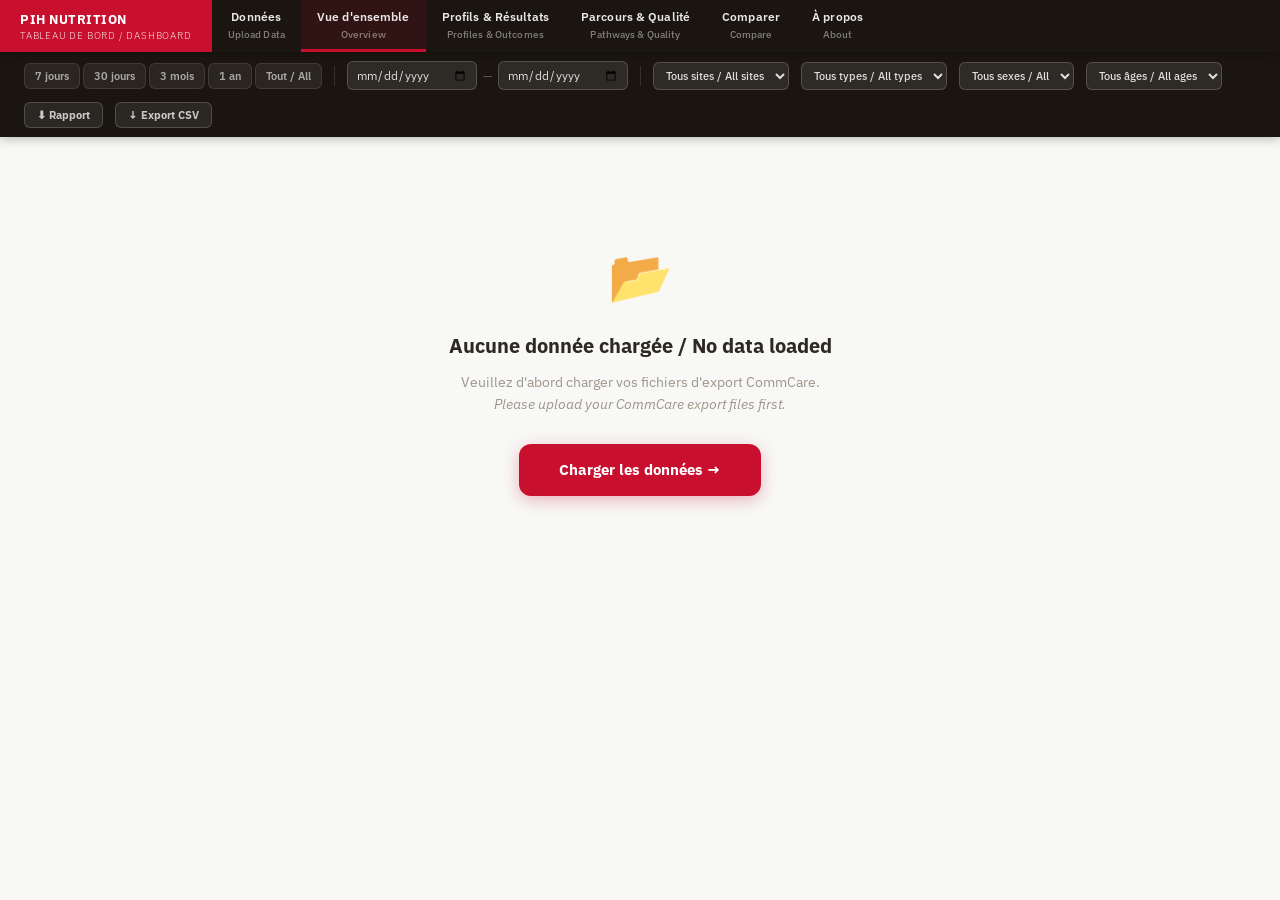
<file: analytics.html>
<!DOCTYPE html>
<html lang="fr">
<head>
  <meta charset="UTF-8">
  <meta name="viewport" content="width=device-width, initial-scale=1.0">
  <title>PIH Nutrition — Vue d'ensemble</title>
  <link rel="stylesheet" href="css/style.css">
</head>
<body>

<div id="nav-container"></div>

<!-- DATE RANGE BAR (sticky) -->
<div class="date-bar">
  <div class="date-bar-inner">
    <div class="date-quick-btns">
      <button class="date-quick-btn" data-days="7">7 jours</button>
      <button class="date-quick-btn" data-days="30">30 jours</button>
      <button class="date-quick-btn" data-days="90">3 mois</button>
      <button class="date-quick-btn" data-days="365">1 an</button>
      <button class="date-quick-btn" data-days="all">Tout / All</button>
    </div>
    <div class="date-range-sep"></div>
    <div class="date-range-inputs">
      <input type="date" id="date-start" title="Date de début / Start date">
      <span class="date-sep">—</span>
      <input type="date" id="date-end" title="Date de fin / End date">
    </div>
    <div class="date-range-sep"></div>
    <select id="filter-site" class="filter-select" title="Filtrer par site / Filter by site">
      <option value="">Tous sites / All sites</option>
    </select>
    <select id="filter-type" class="filter-select" title="Type d'intervention">
      <option value="">Tous types / All types</option>
      <option value="Communautaire">Communautaire</option>
      <option value="Institutionnel">Institutionnel</option>
    </select>
    <select id="filter-sex" class="filter-select" title="Sexe / Sex">
      <option value="">Tous sexes / All</option>
      <option value="M">Masculin / M</option>
      <option value="F">Féminin / F</option>
    </select>
    <select id="filter-age" class="filter-select" title="Groupe d'âge / Age group">
      <option value="">Tous âges / All ages</option>
      <option value="0-5">0–5 mois</option>
      <option value="6-11">6–11 mois</option>
      <option value="12-23">12–23 mois</option>
      <option value="24-59">24–59 mois</option>
      <option value="60+">≥ 60 mois</option>
    </select>
    <button class="export-btn" id="report-btn" title="Télécharger le rapport / Download report">⬇ Rapport</button>
    <button class="export-btn" id="export-btn" title="Exporter les données filtrées en CSV / Export filtered data as CSV">
      ↓ Export CSV
    </button>
  </div>
</div>

<!-- NO DATA STATE -->
<div id="no-data-banner" class="no-data-banner" style="display:none;">
  <div style="font-size:52px;margin-bottom:16px;">📂</div>
  <div class="no-data-title">Aucune donnée chargée / No data loaded</div>
  <div class="no-data-desc">
    Veuillez d'abord charger vos fichiers d'export CommCare.<br>
    <em>Please upload your CommCare export files first.</em>
  </div>
  <a href="index.html" class="load-btn" style="display:inline-block;margin-top:24px;text-decoration:none;">
    Charger les données →
  </a>
</div>

<!-- MAIN ANALYTICS CONTENT -->
<div id="analytics-content" class="page active" style="display:none;">

  <!-- SUMMARY STAT CARDS -->
  <div class="stat-grid" id="stat-grid" style="margin-bottom:24px;"></div>

  <!-- ROW 1: OUTCOMES TABLE (full width) -->
  <div class="card" style="margin-bottom:24px;">
    <div class="card-header-row" style="margin-bottom:14px;">
      <div>
        <div class="card-title" style="margin-bottom:2px;">Résultats par programme / Outcomes by program</div>
        <div class="card-subtitle">Toutes admissions dans la période sélectionnée · All admissions in selected period</div>
      </div>
      <button class="export-btn-inline" id="outcomes-export-btn">↓ CSV</button>
    </div>
    <div style="overflow-x:auto;">
      <table class="data-table">
        <thead>
          <tr>
            <th>Programme</th>
            <th>Total adm.</th>
            <th style="color:var(--green);">Guéri</th>
            <th style="color:var(--yellow);">Abandon</th>
            <th style="color:var(--blue);">Transféré</th>
            <th style="color:var(--pih-red);">Décédé</th>
            <th>Actif</th>
            <th>Taux guérison / Recovery rate</th>
            <th>Survie / Survival</th>
          </tr>
        </thead>
        <tbody id="outcomes-table-body"></tbody>
      </table>
    </div>
  </div>

  <!-- ROW 2: ENROLLMENT TREND + COHORT OUTCOMES -->
  <div class="two-col" style="margin-bottom:20px;">

    <div class="card">
      <div class="card-header-row">
        <div>
          <div class="card-title">Tendance des admissions / Admission trend</div>
          <div class="card-subtitle">Nouvelles admissions par mois · New admissions by month</div>
        </div>
      </div>
      <div id="enrollment-chart" style="margin-top:14px;"></div>
      <div class="legend" style="margin-top:10px;">
        <div class="legend-item"><div class="legend-dot" style="background:var(--pih-red)"></div>USN</div>
        <div class="legend-item"><div class="legend-dot" style="background:var(--blue)"></div>PTA</div>
        <div class="legend-item"><div class="legend-dot" style="background:var(--green)"></div>PNS</div>
      </div>
    </div>

    <div class="card">
      <div class="card-title">Analyse par cohorte / Cohort analysis</div>
      <div class="card-subtitle">Résultats par mois d'admission · Outcomes by admission month</div>
      <div id="cohort-chart" style="margin-top:14px;"></div>
      <div class="legend" style="margin-top:10px;">
        <div class="legend-item"><div class="legend-dot" style="background:var(--green)"></div>Guéri / Cured</div>
        <div class="legend-item"><div class="legend-dot" style="background:var(--yellow)"></div>Abandon / Default</div>
        <div class="legend-item"><div class="legend-dot" style="background:var(--blue)"></div>Transféré / Transferred</div>
        <div class="legend-item"><div class="legend-dot" style="background:var(--pih-red)"></div>Décédé / Deceased</div>
        <div class="legend-item"><div class="legend-dot" style="background:var(--gray-300)"></div>Actif / Active</div>
      </div>
    </div>

  </div>

  <!-- ROW 3: PROGRAMME FLOW + SUPPLEMENT GAP -->
  <div class="two-col" style="margin-bottom:20px;">

    <div class="card">
      <div class="card-title">Origine des admissions / Admission origins</div>
      <div class="card-subtitle">D'où viennent les enfants admis · Where admitted children come from</div>
      <div id="flow-chart" style="margin-top:14px;"></div>
    </div>

    <div class="card">
      <div class="card-title">Écart de suppléments / Supplement gap</div>
      <div class="card-subtitle">Couverture patient individuelle et agrégat mensuel · Individual patient coverage and monthly aggregate</div>
      <div style="display:flex;gap:14px;font-size:10px;color:var(--gray-400);margin-top:8px;margin-bottom:6px;">
        <span><span style="display:inline-block;width:12px;height:8px;background:var(--gray-300);border-radius:2px;margin-right:4px;vertical-align:middle;"></span>Recommandé</span>
        <span><span style="display:inline-block;width:12px;height:8px;background:var(--green);border-radius:2px;margin-right:4px;vertical-align:middle;opacity:0.85;"></span>Livré</span>
      </div>
      <div id="supp-chart"></div>
    </div>

  </div>

</div>

<script src="js/storage.js"></script>
<script src="js/shared.js"></script>
<script src="js/analytics.js"></script>
<script>
  document.getElementById('nav-container').innerHTML = buildNav('analytics');
</script>
</body>
</html>
</file>
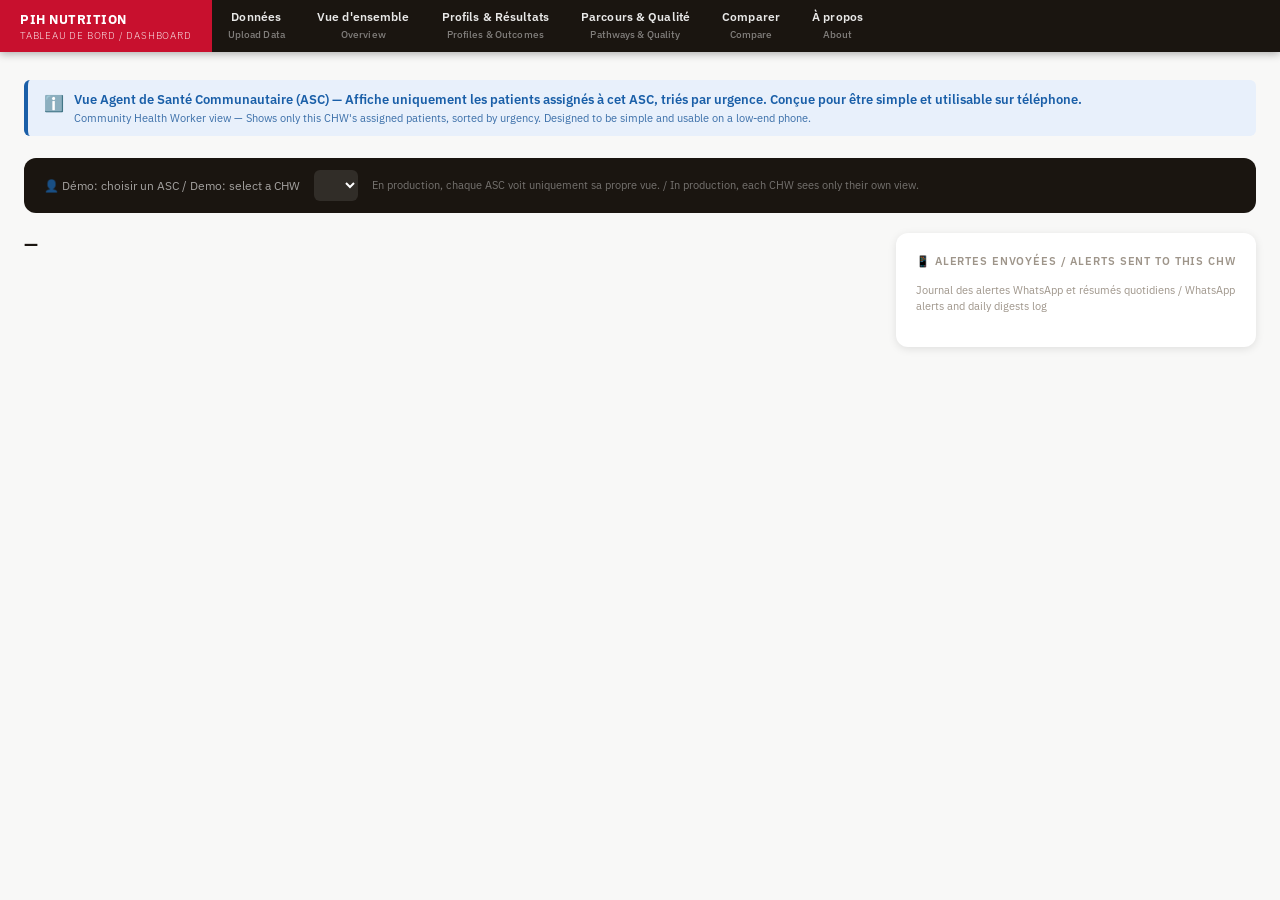
<file: chw.html>
<!DOCTYPE html>
<html lang="fr">
<head>
  <meta charset="UTF-8">
  <meta name="viewport" content="width=device-width, initial-scale=1.0">
  <title>PIH Nutrition — Agent de Santé (ASC)</title>
  <link rel="stylesheet" href="css/style.css">
</head>
<body>

<div id="nav-container"></div>

<div class="page active" id="page-chw">

  <div class="view-info">
    <div class="view-info-icon">ℹ️</div>
    <div>
      <div class="view-info-fr">Vue Agent de Santé Communautaire (ASC) — Affiche uniquement les patients assignés à cet ASC, triés par urgence. Conçue pour être simple et utilisable sur téléphone.</div>
      <div class="view-info-en">Community Health Worker view — Shows only this CHW's assigned patients, sorted by urgency. Designed to be simple and usable on a low-end phone.</div>
    </div>
  </div>

  <!-- CHW SELECTOR (demo only) -->
  <div style="background:var(--gray-800);color:white;padding:12px 20px;border-radius:var(--radius-lg);margin-bottom:20px;display:flex;align-items:center;gap:14px;flex-wrap:wrap;">
    <div style="font-size:12px;color:rgba(255,255,255,0.6);">👤 Démo: choisir un ASC / Demo: select a CHW</div>
    <select id="chw-selector" style="font-family:var(--font);font-size:13px;padding:6px 12px;border:none;border-radius:var(--radius);background:rgba(255,255,255,0.1);color:white;cursor:pointer;">
    </select>
    <div style="font-size:11px;color:rgba(255,255,255,0.4);">En production, chaque ASC voit uniquement sa propre vue. / In production, each CHW sees only their own view.</div>
  </div>

  <div class="main-side">

    <!-- LEFT: CHW ACTION LIST -->
    <div>
      <div style="display:flex;align-items:center;gap:12px;margin-bottom:16px;flex-wrap:wrap;">
        <div>
          <div class="section-title-fr" id="chw-name" style="font-size:18px;">—</div>
          <div class="section-title-en" id="chw-site" style="font-size:12px;"></div>
        </div>
        <div id="chw-summary-badge"></div>
      </div>

      <!-- DAILY DIGEST CARD -->
      <div id="daily-digest-card" style="margin-bottom:16px;"></div>

      <!-- PATIENT CARDS -->
      <div id="chw-patient-list"></div>
    </div>

    <!-- RIGHT: ALERT LOG FOR THIS CHW -->
    <div>
      <div class="card">
        <div class="card-title">📱 Alertes envoyées / Alerts sent to this CHW</div>
        <div style="font-size:11px;color:var(--gray-400);margin-bottom:12px;">Journal des alertes WhatsApp et résumés quotidiens / WhatsApp alerts and daily digests log</div>
        <div class="scrollable" style="max-height:500px;">
          <div id="chw-alert-log"></div>
        </div>
      </div>
    </div>

  </div>

</div>

<div id="sim-bar-container"></div>

<script src="js/data.js"></script>
<script src="js/shared.js"></script>
<script>
document.getElementById('nav-container').innerHTML = buildNav('chw');
document.getElementById('sim-bar-container').innerHTML = buildSimBar();

// Populate CHW selector
CHWS.forEach(c => {
  const opt = document.createElement('option');
  opt.value = c.id;
  opt.textContent = `${c.name} (${c.site})`;
  document.getElementById('chw-selector').appendChild(opt);
});

function render() {
  maybeAddSimAlerts();
  const chwId = document.getElementById('chw-selector').value;
  const chw = CHWS.find(c => c.id === chwId);
  const site = SITES.find(s => s.id === chw?.site);
  const patients = getCHWPatients(chwId);

  document.getElementById('chw-name').textContent = chw?.name || '—';
  document.getElementById('chw-site').textContent = site ? `${site.name_fr}` : '';

  const overdue = patients.filter(p => p.overdue).length;
  const critical = patients.filter(p => p.risk === 'critical').length;

  document.getElementById('chw-summary-badge').innerHTML = critical > 0
    ? `<span class="risk-badge critical">🔴 ${critical} critique${critical>1?'s':''}</span>`
    : overdue > 0
    ? `<span class="risk-badge high">🟠 ${overdue} en retard</span>`
    : `<span class="risk-badge low">✓ Tout en ordre</span>`;

  // DAILY DIGEST CARD
  const today = fmtDate(simDate());
  document.getElementById('daily-digest-card').innerHTML = `
    <div style="background:var(--green-light);border-radius:var(--radius-lg);padding:16px 18px;border-left:4px solid var(--green);">
      <div style="display:flex;align-items:center;gap:8px;margin-bottom:6px;">
        <span style="font-size:18px;">📋</span>
        <div>
          <div style="font-size:13px;font-weight:700;color:var(--green);">Résumé du jour — ${today}</div>
          <div style="font-size:11px;color:var(--green);opacity:0.75;">Daily digest · Envoyé via WhatsApp à 07h00 / Sent via WhatsApp at 07:00</div>
        </div>
        <span style="margin-left:auto;font-size:10px;background:white;padding:3px 8px;border-radius:4px;color:var(--green);font-weight:700;">💬 WhatsApp</span>
      </div>
      <div style="font-size:13px;color:var(--gray-700);">
        Vous avez <strong>${patients.length}</strong> patient${patients.length>1?'s':''} actif${patients.length>1?'s':''}.
        ${overdue > 0 ? `<strong style="color:var(--pih-red);">${overdue} en retard de visite.</strong>` : 'Aucun retard de visite aujourd\'hui.'}
        ${critical > 0 ? `<strong style="color:var(--pih-red);">⚠ ${critical} patient${critical>1?'s':''} en situation critique.</strong>` : ''}
      </div>
      <div style="font-size:11px;color:var(--gray-400);margin-top:4px;">
        You have ${patients.length} active patient${patients.length>1?'s':''}. ${overdue > 0 ? `${overdue} overdue.` : 'No overdue visits today.'}
      </div>
    </div>`;

  // PATIENT CARDS
  if (patients.length === 0) {
    document.getElementById('chw-patient-list').innerHTML = `
      <div style="text-align:center;padding:40px;color:var(--gray-400);font-size:13px;">
        Aucun patient assigné à cet ASC.<br><em>No patients assigned to this CHW.</em>
      </div>`;
  } else {
    document.getElementById('chw-patient-list').innerHTML = patients.map(p => {
      const lastV = p.visits.at(-1);
      const action = getActionRequired(p);
      return `
        <div class="chw-patient-card ${p.risk}">
          <div class="chw-card-top">
            <div>
              <div class="chw-card-name">${p.name}</div>
              <div class="chw-card-meta">
                ${p.id} · ${p.age_months} mois · ${programTag(p.program)} · ${SITES.find(s=>s.id===p.site)?.commune || p.site}
              </div>
              <div style="margin-top:6px;display:flex;gap:6px;flex-wrap:wrap;align-items:center;">
                ${riskBadge(p.risk)}
                ${lastV?.oedema ? oedemaFlag(true) : ''}
              </div>
            </div>
            <div style="text-align:right;flex-shrink:0;">
              <div style="font-size:11px;color:var(--gray-400);">Dernière visite</div>
              <div style="font-size:12px;font-weight:700;color:var(--gray-700);">${fmtDate(new Date(p.last_visit))}</div>
              <div style="font-size:11px;color:${p.overdue ? 'var(--pih-red)' : 'var(--gray-400)'};">
                ${p.overdue ? `⚠ ${p.overdue.overdue}j de retard` : `${p.days_since_visit}j`}
              </div>
            </div>
          </div>

          <div style="display:grid;grid-template-columns:1fr 1fr 1fr;gap:8px;margin:10px 0;font-size:12px;">
            <div style="background:var(--gray-50);padding:6px 8px;border-radius:4px;">
              <div style="font-size:9px;color:var(--gray-400);text-transform:uppercase;">Poids</div>
              <div style="font-weight:700;">${lastV?.weight ?? '—'} kg</div>
            </div>
            <div style="background:var(--gray-50);padding:6px 8px;border-radius:4px;">
              <div style="font-size:9px;color:var(--gray-400);text-transform:uppercase;">MUAC</div>
              <div style="font-weight:700;">${lastV?.muac ?? '—'} mm</div>
            </div>
            <div style="background:var(--gray-50);padding:6px 8px;border-radius:4px;">
              <div style="font-size:9px;color:var(--gray-400);text-transform:uppercase;">Visites</div>
              <div style="font-weight:700;">${p.visits.length}</div>
            </div>
          </div>

          <div class="chw-card-action ${action.urgent ? 'urgent' : 'normal'}">
            ${action.urgent ? '🚨 ' : '📅 '}
            <strong>${action.fr}</strong><br>
            <span style="font-weight:400;font-size:11px;">${action.en}</span>
          </div>

          ${action.alert ? `
          <div style="margin-top:8px;padding:8px 10px;background:rgba(200,16,46,0.06);border-radius:4px;display:flex;align-items:center;gap:8px;">
            <span style="font-size:13px;">💬</span>
            <div style="font-size:11px;color:var(--pih-red);flex:1;"><strong>Alerte WhatsApp envoyée</strong> — ${action.alertMsg}</div>
            <span style="font-size:10px;background:#fde8ec;padding:2px 6px;border-radius:3px;color:var(--pih-red);font-weight:700;">WhatsApp</span>
          </div>` : ''}
        </div>`;
    }).join('');
  }

  // CHW ALERT LOG
  const chwAlerts = ALERT_LOG.filter(a => a.chw === chwId || (a.type === 'daily' && !a.chw)).slice(0, 10);
  document.getElementById('chw-alert-log').innerHTML = chwAlerts.length === 0
    ? '<div style="color:var(--gray-400);font-size:12px;padding:8px 0;">Aucune alerte / No alerts</div>'
    : chwAlerts.map(a => `
      <div class="alert-log-entry">
        <div class="alert-icon ${a.type}">${a.icon}</div>
        <div style="flex:1;min-width:0;">
          <div class="alert-text-fr">${a.fr}</div>
          <div class="alert-text-en">${a.en}</div>
          <div class="alert-time">${a.time}</div>
        </div>
        <div class="alert-channel ${a.channel}">${a.channel === 'whatsapp' ? '💬 WhatsApp' : '✉ Email'}</div>
      </div>`).join('');
}

function getActionRequired(p) {
  const lastV = p.visits.at(-1);
  const threshold = p.program === 'USN' ? 7 : 14;

  if (p.risk === 'critical' || p.risk === 'high') {
    const reasons = [];
    if (p.overdue) reasons.push(`absent depuis ${p.overdue.days} jours / ${p.overdue.days} days without visit`);
    if (lastV?.oedema) reasons.push('oedème présent / oedema present');
    return {
      urgent: true,
      fr: `Visite urgente requise — ${reasons[0] || 'détérioration clinique'}`,
      en: `Urgent visit required — ${reasons[0] || 'clinical deterioration'}`,
      alert: true,
      alertMsg: `${p.name} — alerte envoyée le ${fmtDate(simDate())}`,
    };
  }

  if (p.days_since_visit > threshold * 0.6) {
    return {
      urgent: false,
      fr: `Visite prévue — prochain rendez-vous dans ~${Math.max(0, threshold - p.days_since_visit)} jour${threshold - p.days_since_visit > 1 ? 's' : ''}`,
      en: `Scheduled visit — next appointment in ~${Math.max(0, threshold - p.days_since_visit)} day(s)`,
      alert: false,
    };
  }

  return {
    urgent: false,
    fr: 'Suivi normal — aucune action immédiate requise',
    en: 'Normal follow-up — no immediate action required',
    alert: false,
  };
}

document.getElementById('chw-selector').addEventListener('change', render);
initSimBar(render);
render();
</script>
</body>
</html>
</file>
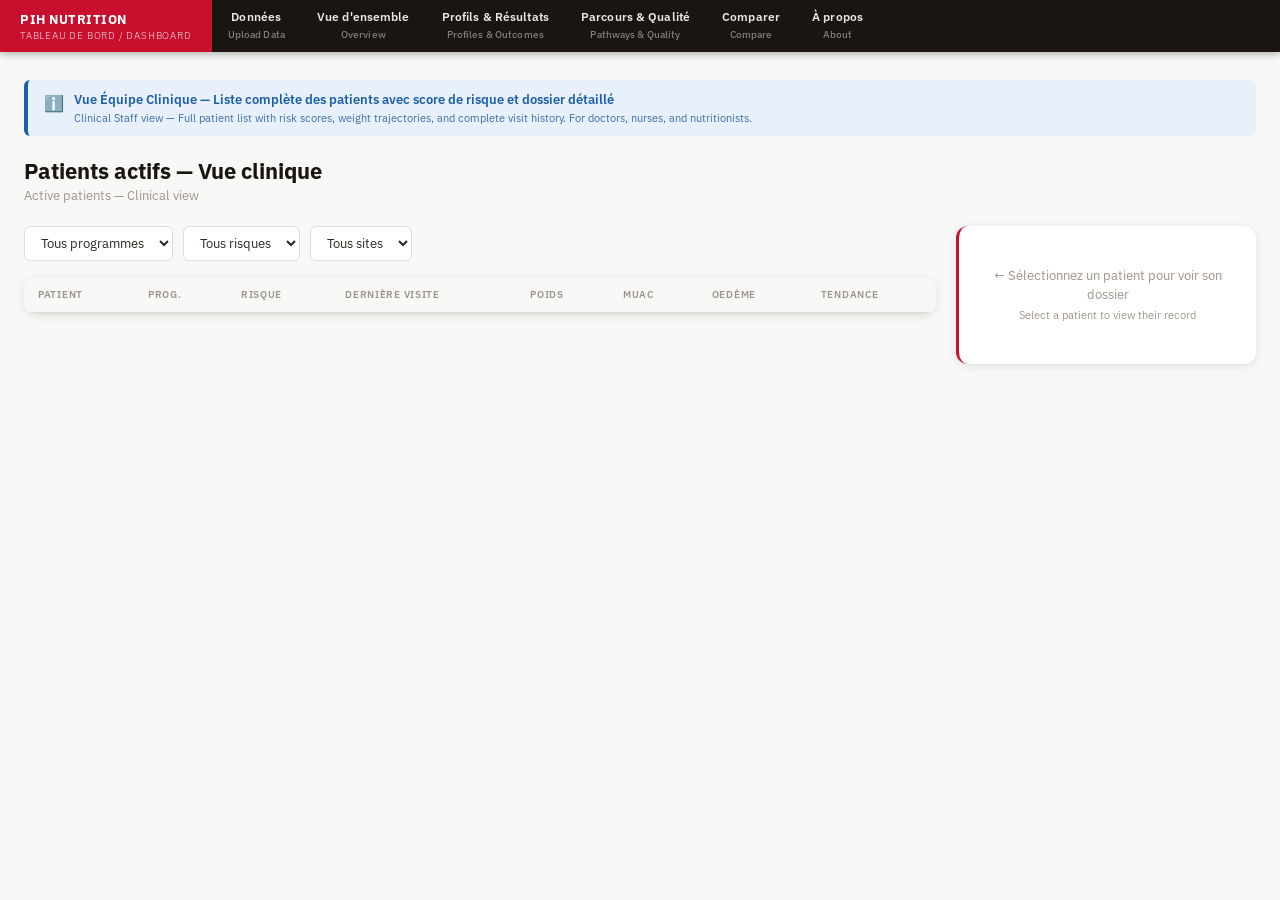
<file: clinical.html>
<!DOCTYPE html>
<html lang="fr">
<head>
  <meta charset="UTF-8">
  <meta name="viewport" content="width=device-width, initial-scale=1.0">
  <title>PIH Nutrition — Équipe Clinique</title>
  <link rel="stylesheet" href="css/style.css">
</head>
<body>

<div id="nav-container"></div>

<div class="page active" id="page-clinical">

  <div class="view-info">
    <div class="view-info-icon">ℹ️</div>
    <div>
      <div class="view-info-fr">Vue Équipe Clinique — Liste complète des patients avec score de risque et dossier détaillé</div>
      <div class="view-info-en">Clinical Staff view — Full patient list with risk scores, weight trajectories, and complete visit history. For doctors, nurses, and nutritionists.</div>
    </div>
  </div>

  <div class="section-header">
    <div class="section-title-fr">Patients actifs — Vue clinique</div>
    <div class="section-title-en">Active patients — Clinical view</div>
  </div>

  <div class="main-side-wide">

    <!-- LEFT: PATIENT LIST -->
    <div>
      <div class="filter-bar">
        <select id="cl-filter-program">
          <option value="">Tous programmes</option>
          <option value="USN">USN</option>
          <option value="PTA">PTA</option>
          <option value="PNS">PNS</option>
        </select>
        <select id="cl-filter-risk">
          <option value="">Tous risques</option>
          <option value="critical">🔴 Critique</option>
          <option value="high">🟠 Élevé</option>
          <option value="moderate">🟡 Modéré</option>
          <option value="low">🟢 Faible</option>
        </select>
        <select id="cl-filter-site">
          <option value="">Tous sites</option>
        </select>
      </div>
      <div class="card" style="padding:0;overflow:hidden;">
        <div style="overflow-x:auto;">
          <table class="data-table" id="clinical-table">
            <thead>
              <tr>
                <th>Patient</th>
                <th>Prog.</th>
                <th>Risque</th>
                <th>Dernière visite</th>
                <th>Poids</th>
                <th>MUAC</th>
                <th>Oedème</th>
                <th>Tendance</th>
              </tr>
            </thead>
            <tbody id="clinical-tbody"></tbody>
          </table>
        </div>
      </div>
    </div>

    <!-- RIGHT: PATIENT DETAIL PANEL -->
    <div>
      <div class="patient-panel" id="patient-detail">
        <div style="color:var(--gray-400);font-size:13px;padding:20px 0;text-align:center;">
          ← Sélectionnez un patient pour voir son dossier<br>
          <span style="font-size:11px;">Select a patient to view their record</span>
        </div>
      </div>
    </div>

  </div>

</div>

<div id="sim-bar-container"></div>

<script src="js/data.js"></script>
<script src="js/shared.js"></script>
<script>
document.getElementById('nav-container').innerHTML = buildNav('clinical');
document.getElementById('sim-bar-container').innerHTML = buildSimBar();

SITES.forEach(s => {
  const opt = document.createElement('option');
  opt.value = s.id;
  opt.textContent = s.commune;
  document.getElementById('cl-filter-site').appendChild(opt);
});

let selectedPatientId = null;

function render() {
  maybeAddSimAlerts();
  renderPatientList();
  if (selectedPatientId) {
    const p = getPatients().find(p => p.id === selectedPatientId);
    if (p) renderPatientDetail(p);
  }
}

function renderPatientList() {
  const progFil = document.getElementById('cl-filter-program').value;
  const riskFil = document.getElementById('cl-filter-risk').value;
  const siteFil = document.getElementById('cl-filter-site').value;
  let patients = getPatients();
  if (progFil) patients = patients.filter(p => p.program === progFil);
  if (riskFil) patients = patients.filter(p => p.risk === riskFil);
  if (siteFil) patients = patients.filter(p => p.site === siteFil);

  document.getElementById('clinical-tbody').innerHTML = patients.map(p => {
    const lastV = p.visits.at(-1);
    const prevV = p.visits.length > 1 ? p.visits.at(-2) : null;
    const weights = p.visits.map(v => v.weight);
    const muacTrend = prevV ? (lastV.muac > prevV.muac ? '↑' : lastV.muac < prevV.muac ? '↓' : '→') : '—';
    const muacColor = prevV ? (lastV.muac > prevV.muac ? 'var(--green)' : lastV.muac < prevV.muac ? 'var(--pih-red)' : 'var(--gray-400)') : 'var(--gray-400)';

    return `
      <tr class="${selectedPatientId === p.id ? 'selected-row' : ''}"
          onclick="selectPatient('${p.id}')"
          style="cursor:pointer;${selectedPatientId === p.id ? 'background:var(--blue-light);' : ''}">
        <td>
          <div class="patient-name">${p.name}</div>
          <div class="patient-id">${p.id} · ${p.age_months}m · ${p.sex}</div>
          ${p.overdue ? `<div style="font-size:10px;color:var(--pih-red);font-weight:600;">⚠ +${p.overdue.overdue}j retard</div>` : ''}
        </td>
        <td>${programTag(p.program)}</td>
        <td>${riskBadge(p.risk)}</td>
        <td style="font-size:12px;white-space:nowrap;">
          ${fmtDate(new Date(p.last_visit))}<br>
          <span style="font-size:10px;color:var(--gray-400);">${daysSinceLabel(p.days_since_visit)}</span>
        </td>
        <td style="font-size:13px;font-family:var(--mono);">${lastV?.weight ?? '—'} kg</td>
        <td style="font-size:13px;font-family:var(--mono);">
          ${lastV?.muac ?? '—'}mm
          <span style="color:${muacColor};font-weight:700;">${muacTrend}</span>
        </td>
        <td>${oedemaFlag(lastV?.oedema)}</td>
        <td>${sparkline(weights)}</td>
      </tr>`;
  }).join('');
}

function selectPatient(id) {
  selectedPatientId = id;
  const p = getPatients().find(p => p.id === id);
  if (p) renderPatientDetail(p);
  renderPatientList();
}

function renderPatientDetail(p) {
  const site = SITES.find(s => s.id === p.site);
  const chw = CHWS.find(c => c.id === p.chw);
  const lastV = p.visits.at(-1);
  const admV = p.visits[0];

  // Weight gain since admission
  const totalGain = lastV && admV ? ((lastV.weight - admV.weight) * 1000).toFixed(0) : '—';
  const daysSinceAdm = Math.floor((new Date(p.last_visit) - new Date(p.admission_date)) / 86400000);
  const gainPerDay = daysSinceAdm > 0 && admV && lastV ? ((lastV.weight - admV.weight) * 1000 / admV.weight / daysSinceAdm).toFixed(1) : '—';

  document.getElementById('patient-detail').innerHTML = `
    <div style="display:flex;align-items:flex-start;justify-content:space-between;gap:8px;margin-bottom:4px;flex-wrap:wrap;">
      <div>
        <div class="patient-panel-name">${p.name}</div>
        <div class="patient-panel-meta">${p.id} · ${p.age_months} mois · ${p.sex === 'F' ? 'Fille/Girl' : 'Garçon/Boy'}</div>
      </div>
      ${riskBadge(p.risk)}
    </div>

    <div style="display:grid;grid-template-columns:1fr 1fr;gap:8px;margin-bottom:16px;font-size:12px;">
      <div style="background:var(--gray-50);padding:8px;border-radius:var(--radius);">
        <div style="color:var(--gray-400);font-size:10px;text-transform:uppercase;letter-spacing:0.06em;">Programme</div>
        <div style="font-weight:700;">${programTag(p.program)} ${p.program}</div>
      </div>
      <div style="background:var(--gray-50);padding:8px;border-radius:var(--radius);">
        <div style="color:var(--gray-400);font-size:10px;text-transform:uppercase;letter-spacing:0.06em;">Site</div>
        <div style="font-weight:600;">${site?.commune || p.site}</div>
      </div>
      <div style="background:var(--gray-50);padding:8px;border-radius:var(--radius);">
        <div style="color:var(--gray-400);font-size:10px;text-transform:uppercase;letter-spacing:0.06em;">Admission</div>
        <div style="font-weight:600;">${fmtDate(new Date(p.admission_date))}</div>
      </div>
      <div style="background:var(--gray-50);padding:8px;border-radius:var(--radius);">
        <div style="color:var(--gray-400);font-size:10px;text-transform:uppercase;letter-spacing:0.06em;">ASC assigné</div>
        <div style="font-weight:600;">${chw?.name || '—'}</div>
      </div>
    </div>

    <div style="display:grid;grid-template-columns:1fr 1fr 1fr;gap:8px;margin-bottom:16px;text-align:center;">
      <div style="background:${parseFloat(gainPerDay) >= 5 ? 'var(--green-light)' : '#fde8ec'};padding:10px;border-radius:var(--radius);">
        <div style="font-size:18px;font-weight:700;color:${parseFloat(gainPerDay) >= 5 ? 'var(--green)' : 'var(--pih-red)'};">${gainPerDay}<span style="font-size:10px;font-weight:400;">g/kg/j</span></div>
        <div style="font-size:9px;color:var(--gray-500);text-transform:uppercase;letter-spacing:0.05em;">Gain poids moy.</div>
      </div>
      <div style="background:var(--gray-50);padding:10px;border-radius:var(--radius);">
        <div style="font-size:18px;font-weight:700;color:var(--gray-800);">${lastV?.muac ?? '—'}<span style="font-size:10px;font-weight:400;">mm</span></div>
        <div style="font-size:9px;color:var(--gray-500);text-transform:uppercase;letter-spacing:0.05em;">MUAC actuel</div>
      </div>
      <div style="background:lastV?.oedema ? '#fde8ec' : 'var(--gray-50)';padding:10px;border-radius:var(--radius);">
        <div style="font-size:18px;font-weight:700;color:${lastV?.oedema ? 'var(--pih-red)' : 'var(--green)'};">${lastV?.oedema ? 'Oui' : 'Non'}</div>
        <div style="font-size:9px;color:var(--gray-500);text-transform:uppercase;letter-spacing:0.05em;">Oedème</div>
      </div>
    </div>

    ${p.notes ? `<div style="background:var(--yellow-light);border-radius:var(--radius);padding:10px 12px;margin-bottom:14px;font-size:12px;color:var(--gray-700);">
      <strong style="font-size:10px;text-transform:uppercase;letter-spacing:0.06em;color:var(--yellow);">Note clinique / Clinical note</strong><br>
      ${p.notes}
    </div>` : ''}

    <!-- WEIGHT CHART (CSS bars) -->
    <div style="margin-bottom:14px;">
      <div style="font-size:10px;text-transform:uppercase;letter-spacing:0.07em;color:var(--gray-400);margin-bottom:8px;">Courbe de poids / Weight curve (kg)</div>
      ${renderWeightChart(p)}
    </div>

    <!-- VISIT TIMELINE -->
    <div>
      <div style="font-size:10px;text-transform:uppercase;letter-spacing:0.07em;color:var(--gray-400);margin-bottom:10px;">Historique des visites / Visit history</div>
      <div class="visit-timeline">
        ${[...p.visits].reverse().map((v, i) => {
          const isLatest = i === 0;
          const dotColor = v.oedema ? 'var(--pih-red)' : isLatest ? 'var(--blue)' : 'var(--gray-300)';
          return `
            <div class="visit-item ${isLatest ? 'latest' : ''}" style="position:relative;">
              <div class="visit-dot" style="background:${dotColor};position:absolute;left:-18px;top:12px;"></div>
              <div class="visit-date">${v.type} — ${fmtDate(new Date(v.date))}</div>
              <div class="visit-metrics">
                <div class="visit-metric">Poids: <span>${v.weight} kg</span></div>
                <div class="visit-metric">MUAC: <span>${v.muac} mm</span></div>
                <div class="visit-metric">P/T: <span>${v.pt}%</span></div>
                ${v.oedema ? '<div class="visit-metric" style="color:var(--pih-red);">⚠ Oedème</div>' : ''}
              </div>
            </div>`;
        }).join('')}
      </div>
    </div>
  `;
}

function renderWeightChart(p) {
  const weights = p.visits.map(v => v.weight);
  const dates = p.visits.map(v => v.date.slice(5)); // MM-DD
  const max = Math.max(...weights) * 1.1;
  const min = Math.min(...weights) * 0.9;
  const range = max - min;
  const h = 80;
  const w = 100 / weights.length;

  return `<div style="display:flex;align-items:flex-end;gap:3px;height:${h}px;background:var(--gray-50);border-radius:var(--radius);padding:8px 8px 20px;position:relative;overflow:hidden;">
    ${weights.map((wt, i) => {
      const barH = Math.max(4, Math.round(((wt - min) / range) * (h - 30)));
      const isLast = i === weights.length - 1;
      const prev = i > 0 ? weights[i-1] : wt;
      const color = isLast ? 'var(--blue)' : (wt >= prev ? 'var(--green)' : 'var(--pih-red)');
      return `<div style="flex:1;display:flex;flex-direction:column;align-items:center;gap:2px;height:100%;justify-content:flex-end;">
        <div style="font-size:8px;color:var(--gray-500);">${wt}</div>
        <div style="width:100%;background:${color};border-radius:2px 2px 0 0;height:${barH}px;opacity:${isLast?1:0.6};transition:height 0.5s ease;"></div>
        <div style="font-size:7px;color:var(--gray-400);transform:rotate(-45deg);white-space:nowrap;">${dates[i]}</div>
      </div>`;
    }).join('')}
  </div>`;
}

['cl-filter-program','cl-filter-risk','cl-filter-site'].forEach(id => {
  document.getElementById(id).addEventListener('change', renderPatientList);
});

initSimBar(render);
render();
</script>
</body>
</html>
</file>
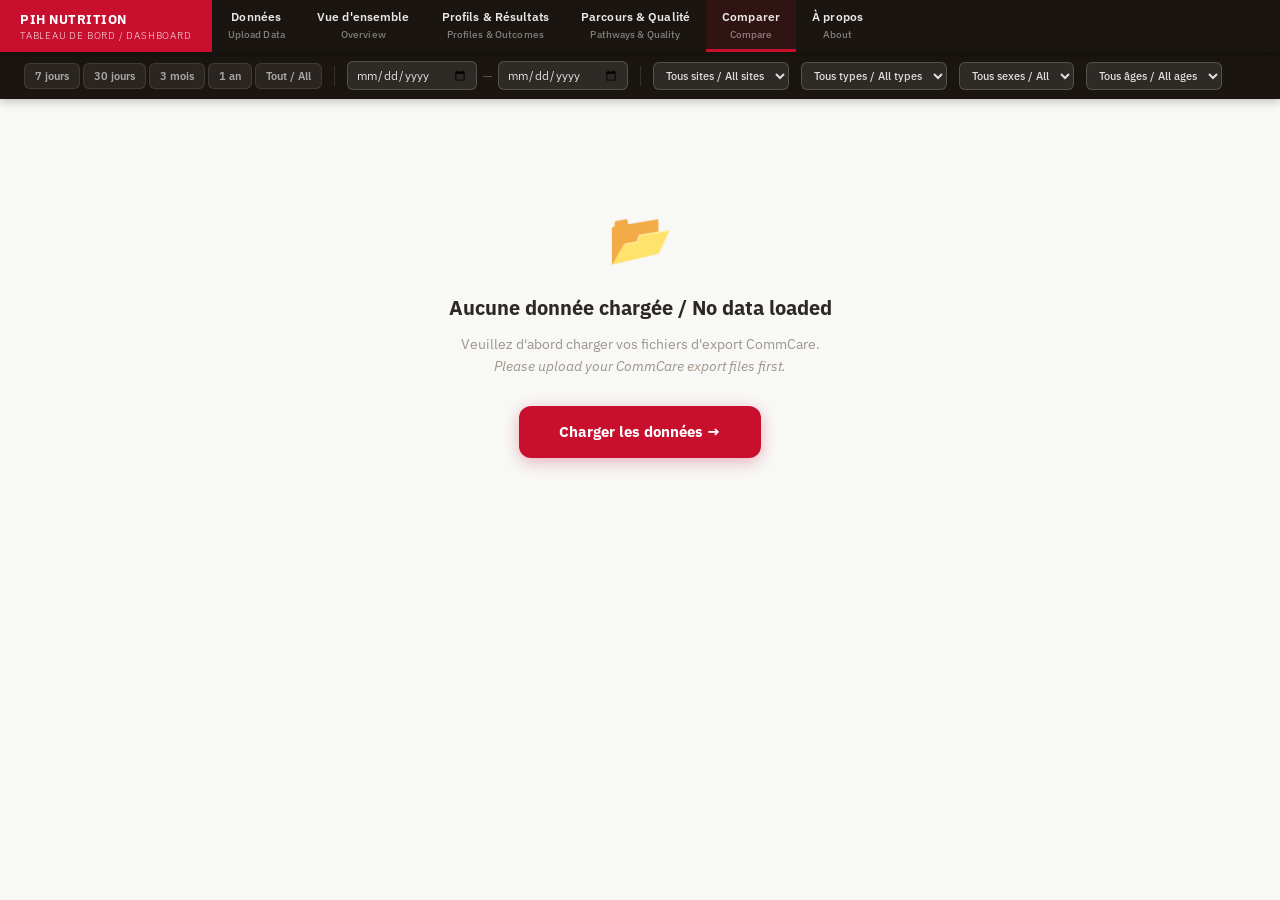
<file: compare.html>
<!DOCTYPE html>
<html lang="fr">
<head>
  <meta charset="UTF-8">
  <meta name="viewport" content="width=device-width, initial-scale=1.0">
  <title>PIH Nutrition — Comparer</title>
  <link rel="stylesheet" href="css/style.css">
</head>
<body>

<div id="nav-container"></div>

<!-- DATE RANGE BAR (sticky) -->
<div class="date-bar">
  <div class="date-bar-inner">
    <div class="date-quick-btns">
      <button class="date-quick-btn" data-days="7">7 jours</button>
      <button class="date-quick-btn" data-days="30">30 jours</button>
      <button class="date-quick-btn" data-days="90">3 mois</button>
      <button class="date-quick-btn" data-days="365">1 an</button>
      <button class="date-quick-btn" data-days="all">Tout / All</button>
    </div>
    <div class="date-range-sep"></div>
    <div class="date-range-inputs">
      <input type="date" id="date-start" title="Date de début / Start date">
      <span class="date-sep">—</span>
      <input type="date" id="date-end" title="Date de fin / End date">
    </div>
    <div class="date-range-sep"></div>
    <select id="filter-site" class="filter-select" title="Filtrer par site / Filter by site">
      <option value="">Tous sites / All sites</option>
    </select>
    <select id="filter-type" class="filter-select" title="Type d'intervention">
      <option value="">Tous types / All types</option>
      <option value="Communautaire">Communautaire</option>
      <option value="Institutionnel">Institutionnel</option>
    </select>
    <select id="filter-sex" class="filter-select" title="Sexe / Sex">
      <option value="">Tous sexes / All</option>
      <option value="M">Masculin / M</option>
      <option value="F">Féminin / F</option>
    </select>
    <select id="filter-age" class="filter-select" title="Groupe d'âge / Age group">
      <option value="">Tous âges / All ages</option>
      <option value="0-5">0-5 mois</option>
      <option value="6-11">6-11 mois</option>
      <option value="12-23">12-23 mois</option>
      <option value="24-59">24-59 mois</option>
      <option value="60+">>= 60 mois</option>
    </select>
  </div>
</div>

<!-- NO DATA STATE -->
<div id="no-data-banner" class="no-data-banner" style="display:none;">
  <div style="font-size:52px;margin-bottom:16px;">📂</div>
  <div class="no-data-title">Aucune donnée chargée / No data loaded</div>
  <div class="no-data-desc">
    Veuillez d'abord charger vos fichiers d'export CommCare.<br>
    <em>Please upload your CommCare export files first.</em>
  </div>
  <a href="index.html" class="load-btn" style="display:inline-block;margin-top:24px;text-decoration:none;">
    Charger les données →
  </a>
</div>

<!-- MAIN CONTENT -->
<div id="analytics-content" class="page active" style="display:none;">

  <div class="card compare-control-card">
    <div class="card-header-row">
      <div>
        <div class="card-title" style="margin-bottom:2px;">Comparaison côte à côte / Side-by-side comparison</div>
        <div class="card-subtitle">Choisissez une variable de regroupement, puis comparez les résultats, les visites, la durée de séjour et le gain de poids.</div>
      </div>
      <button class="export-btn-inline" id="compare-export-btn">↓ CSV</button>
    </div>
    <div class="compare-controls">
      <label class="compare-field">
        <span>Comparer par / Compare by</span>
        <select id="compare-dimension">
          <option value="site">Site</option>
          <option value="program">Programme / Program</option>
          <option value="typeIntervention">Type d'intervention</option>
          <option value="sex">Sexe / Sex</option>
          <option value="ageGroup">Groupe d'âge / Age group</option>
          <option value="siteProgram">Site + programme</option>
          <option value="typeProgram">Type + programme</option>
        </select>
      </label>
      <label class="compare-field">
        <span>Programme / Program</span>
        <select id="compare-program">
          <option value="">Tous programmes / All programs</option>
          <option value="USN">USN</option>
          <option value="PTA">PTA</option>
          <option value="PNS">PNS</option>
        </select>
      </label>
      <label class="compare-field">
        <span>Taille min. / Min. group size</span>
        <select id="compare-min-n">
          <option value="1">1 admission</option>
          <option value="5">5 admissions</option>
          <option value="10">10 admissions</option>
          <option value="25">25 admissions</option>
        </select>
      </label>
      <label class="compare-field">
        <span>Trier par / Sort by</span>
        <select id="compare-sort">
          <option value="total">Admissions</option>
          <option value="recoveryRate">Taux guérison</option>
          <option value="defaultRate">Taux abandon</option>
          <option value="avgLOS">Durée séjour moy.</option>
          <option value="avgWeightGain">Gain poids moy.</option>
        </select>
      </label>
    </div>
  </div>

  <div class="stat-grid" id="compare-stat-grid"></div>

  <div class="card" style="margin-bottom:24px;">
    <div class="card-header-row" style="margin-bottom:14px;">
      <div>
        <div class="card-title" style="margin-bottom:2px;">Tableau comparatif / Comparison table</div>
        <div class="card-subtitle" id="compare-summary">-</div>
      </div>
    </div>
    <div style="overflow-x:auto;">
      <table class="data-table compare-table">
        <thead>
          <tr>
            <th>Groupe / Group</th>
            <th>Adm.</th>
            <th>Sortis</th>
            <th>Guéri</th>
            <th>Abandon</th>
            <th>Taux guérison</th>
            <th>Taux abandon</th>
            <th>Durée séjour moy.</th>
            <th>Visites moy.</th>
            <th>Gain poids moy.</th>
            <th>PNS/PTA/USN</th>
          </tr>
        </thead>
        <tbody id="compare-table-body"></tbody>
      </table>
    </div>
  </div>

  <div class="two-col">
    <div class="card">
      <div class="card-title">Taux de guérison / Recovery rate</div>
      <div class="card-subtitle">Par groupe, parmi les patients sortis · By group, among exited patients</div>
      <div id="compare-recovery-chart" class="compare-chart"></div>
    </div>
    <div class="card">
      <div class="card-title">Taux d'abandon / Default rate</div>
      <div class="card-subtitle">Signal opérationnel pour la rétention · Operational retention signal</div>
      <div id="compare-default-chart" class="compare-chart"></div>
    </div>
  </div>

  <div class="two-col">
    <div class="card">
      <div class="card-title">Durée de séjour moyenne / Avg. length of stay</div>
      <div class="card-subtitle">Jours, pour épisodes avec données disponibles · Days, available data only</div>
      <div id="compare-los-chart" class="compare-chart"></div>
    </div>
    <div class="card">
      <div class="card-title">Gain de poids moyen / Avg. weight gain</div>
      <div class="card-subtitle">Grammes, épisodes avec poids admission et sortie · Grams, available data only</div>
      <div id="compare-weight-chart" class="compare-chart"></div>
    </div>
  </div>

</div>

<script src="js/storage.js"></script>
<script src="js/shared.js"></script>
<script src="js/analytics.js"></script>
<script src="js/compare.js"></script>
<script>
  document.getElementById('nav-container').innerHTML = buildNav('compare');
</script>
</body>
</html>
</file>
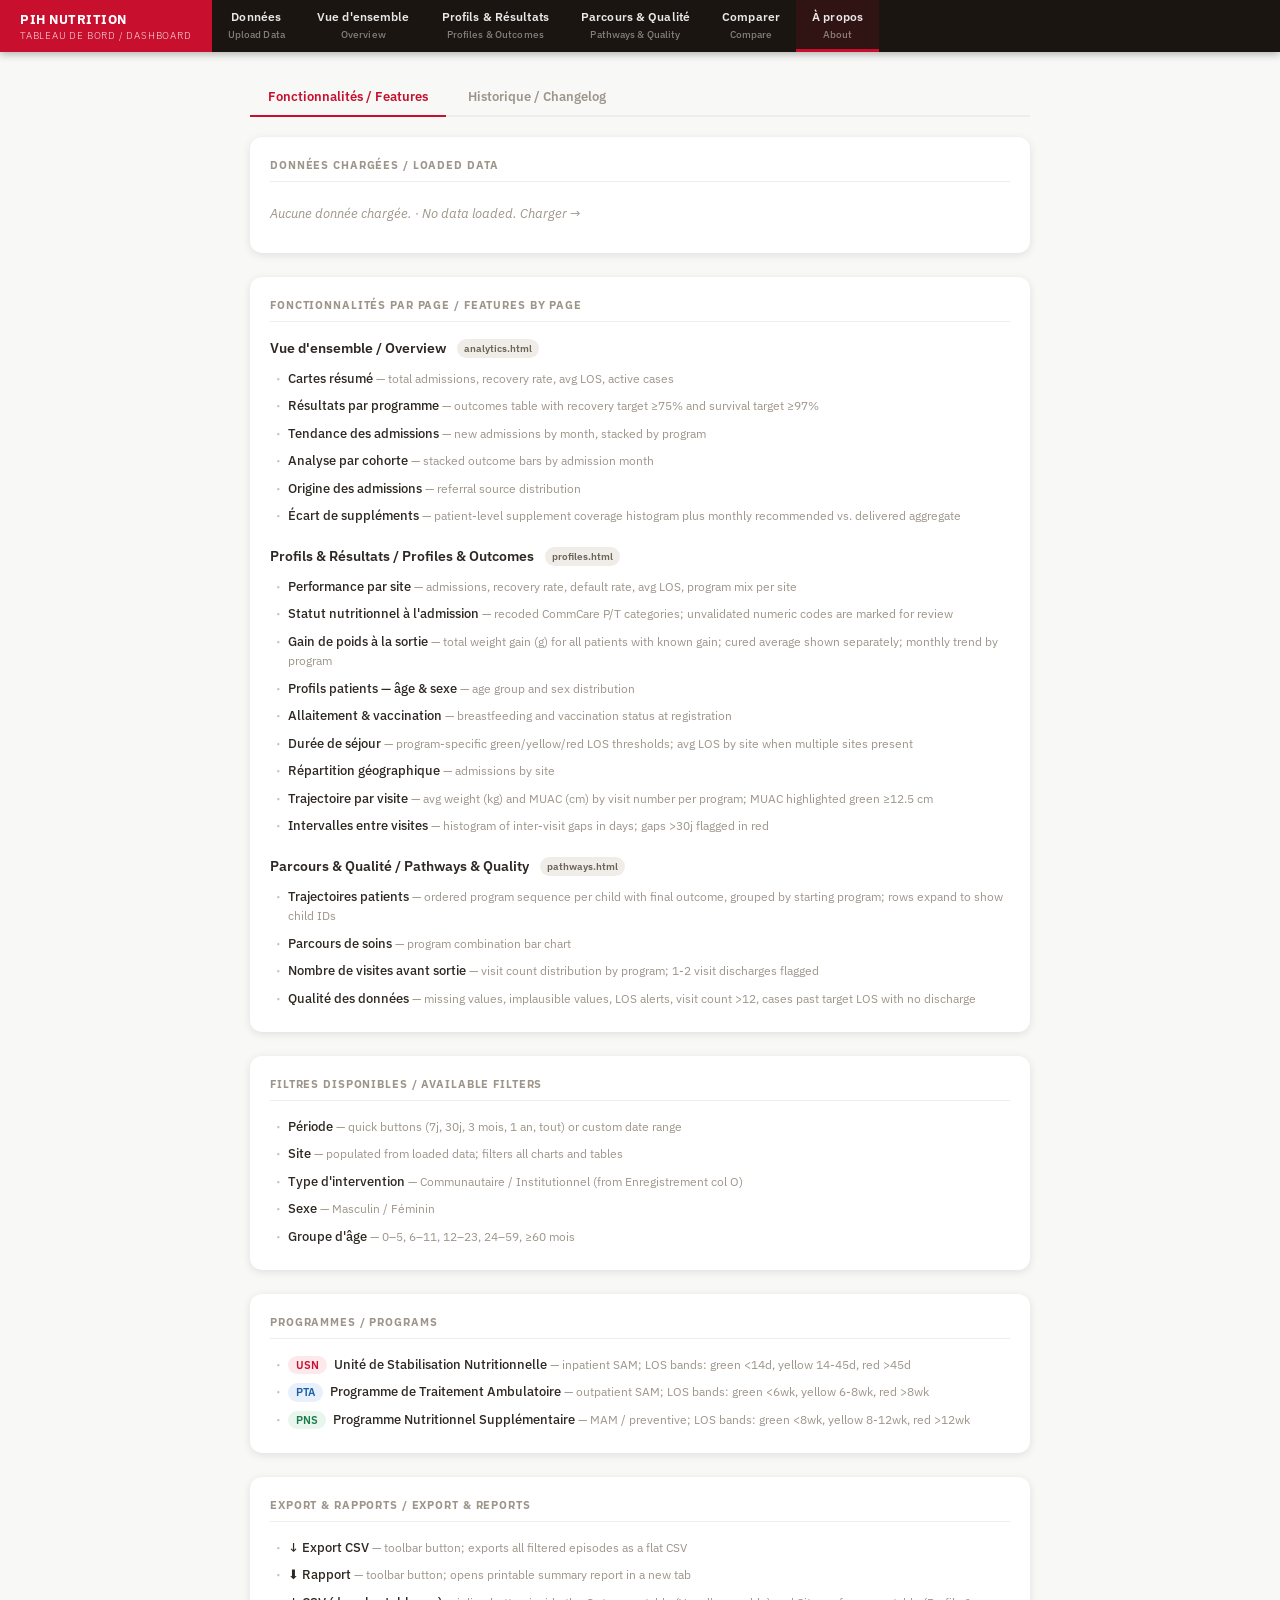
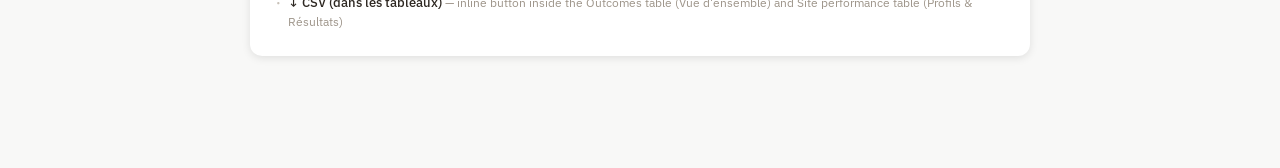
<file: info.html>
<!DOCTYPE html>
<html lang="fr">
<head>
  <meta charset="UTF-8">
  <meta name="viewport" content="width=device-width, initial-scale=1.0">
  <title>PIH Nutrition — À propos / About</title>
  <link rel="stylesheet" href="css/style.css">
  <style>
    .info-wrap { max-width: 820px; margin: 28px auto; padding: 0 20px 60px; }

    /* Tab strip */
    .tab-strip {
      display: flex;
      gap: 4px;
      margin-bottom: 20px;
      border-bottom: 2px solid var(--gray-100);
      padding-bottom: 0;
    }
    .tab-btn {
      background: none;
      border: none;
      padding: 8px 18px 10px;
      font: 600 13px var(--font);
      color: var(--gray-400);
      cursor: pointer;
      border-bottom: 2px solid transparent;
      margin-bottom: -2px;
      border-radius: 4px 4px 0 0;
      transition: color 0.15s;
    }
    .tab-btn:hover { color: var(--gray-600); }
    .tab-btn.active { color: var(--pih-red); border-bottom-color: var(--pih-red); }
    .tab-panel { display: none; }
    .tab-panel.active { display: block; }

    /* Shared card section */
    .info-section { margin-bottom: 24px; }
    .info-section h2 {
      font-size: 11px;
      font-weight: 700;
      text-transform: uppercase;
      letter-spacing: 0.08em;
      color: var(--gray-400);
      margin: 0 0 12px 0;
      padding-bottom: 7px;
      border-bottom: 1px solid var(--gray-100);
    }
    .info-section h3 {
      font-size: 14px;
      font-weight: 600;
      color: var(--gray-700);
      margin: 16px 0 6px 0;
    }
    .page-tag {
      display: inline-block;
      font-size: 10px;
      font-weight: 600;
      padding: 2px 7px;
      border-radius: 10px;
      background: var(--gray-100);
      color: var(--gray-500);
      margin-left: 8px;
      vertical-align: middle;
      font-family: var(--font);
    }
    .feature-list {
      list-style: none;
      padding: 0;
      margin: 0;
    }
    .feature-list li {
      font-size: 13px;
      color: var(--gray-600);
      padding: 4px 0 4px 18px;
      position: relative;
      line-height: 1.5;
    }
    .feature-list li::before {
      content: '·';
      position: absolute;
      left: 6px;
      color: var(--gray-300);
      font-weight: 700;
    }
    .feature-list .fr { color: var(--gray-700); font-weight: 500; }
    .feature-list .en { color: var(--gray-400); font-size: 12px; }

    /* Loaded files table */
    .meta-table { width: 100%; border-collapse: collapse; }
    .meta-table td {
      padding: 7px 10px;
      font-size: 13px;
      border-bottom: 1px solid var(--gray-100);
      vertical-align: top;
    }
    .meta-table td:first-child {
      color: var(--gray-400);
      width: 160px;
      white-space: nowrap;
      font-size: 12px;
    }
    .meta-table td:last-child { color: var(--gray-700); font-weight: 500; font-family: var(--mono); }
    .no-data-note {
      font-size: 13px;
      color: var(--gray-400);
      font-style: italic;
      padding: 10px 0;
      margin: 0;
    }

    /* Program pills */
    .prog-pill {
      display: inline-block;
      font-size: 11px;
      font-weight: 600;
      padding: 1px 8px;
      border-radius: 10px;
      margin-right: 4px;
      font-family: var(--font);
    }
    .prog-pill.usn { background: #fde8ec; color: var(--pih-red); }
    .prog-pill.pta { background: #e8f0fc; color: var(--blue); }
    .prog-pill.pns { background: #e8f6ee; color: var(--green); }

    /* Changelog timeline */
    .changelog { position: relative; padding-left: 28px; }
    .changelog::before {
      content: '';
      position: absolute;
      left: 7px;
      top: 6px;
      bottom: 6px;
      width: 2px;
      background: var(--gray-100);
      border-radius: 2px;
    }
    .cl-entry { position: relative; margin-bottom: 28px; }
    .cl-dot {
      position: absolute;
      left: -24px;
      top: 5px;
      width: 10px;
      height: 10px;
      border-radius: 50%;
      background: var(--pih-red);
      border: 2px solid white;
      box-shadow: 0 0 0 2px var(--gray-100);
    }
    .cl-header {
      display: flex;
      align-items: baseline;
      gap: 10px;
      margin-bottom: 8px;
    }
    .cl-version {
      font-size: 13px;
      font-weight: 700;
      color: var(--gray-700);
    }
    .cl-date {
      font-size: 11px;
      color: var(--gray-400);
      font-family: var(--mono);
    }
    .cl-source {
      font-size: 10px;
      color: var(--gray-300);
      font-style: italic;
      margin-left: auto;
    }
    .cl-items {
      list-style: none;
      padding: 0;
      margin: 0;
    }
    .cl-items li {
      font-size: 13px;
      color: var(--gray-600);
      padding: 3px 0 3px 18px;
      position: relative;
      line-height: 1.5;
    }
    .cl-items li::before {
      content: '✓';
      position: absolute;
      left: 2px;
      color: var(--green);
      font-size: 11px;
      top: 4px;
    }
    .cl-items li.deferred::before { content: '◷'; color: var(--gray-300); }
    .cl-items .label {
      font-weight: 600;
      color: var(--gray-700);
    }
    .cl-items .detail {
      color: var(--gray-400);
      font-size: 12px;
    }
  </style>
</head>
<body>

<div id="nav-container"></div>

<div class="info-wrap">

  <!-- TAB STRIP -->
  <div class="tab-strip">
    <button class="tab-btn active" data-tab="features">Fonctionnalités / Features</button>
    <button class="tab-btn" data-tab="changelog">Historique / Changelog</button>
  </div>

  <!-- ══ TAB: FEATURES ══ -->
  <div class="tab-panel active" id="tab-features">

    <!-- LOADED FILES -->
    <div class="card info-section">
      <h2>Données chargées / Loaded data</h2>
      <div id="files-content"><p class="no-data-note">Aucune donnée chargée. · No data loaded. <a href="index.html">Charger →</a></p></div>
    </div>

    <!-- PAGES -->
    <div class="card info-section">
      <h2>Fonctionnalités par page / Features by page</h2>

      <h3>Vue d'ensemble / Overview <span class="page-tag">analytics.html</span></h3>
      <ul class="feature-list">
        <li><span class="fr">Cartes résumé</span> <span class="en">— total admissions, recovery rate, avg LOS, active cases</span></li>
        <li><span class="fr">Résultats par programme</span> <span class="en">— outcomes table with recovery target ≥75% and survival target ≥97%</span></li>
        <li><span class="fr">Tendance des admissions</span> <span class="en">— new admissions by month, stacked by program</span></li>
        <li><span class="fr">Analyse par cohorte</span> <span class="en">— stacked outcome bars by admission month</span></li>
        <li><span class="fr">Origine des admissions</span> <span class="en">— referral source distribution</span></li>
        <li><span class="fr">Écart de suppléments</span> <span class="en">— patient-level supplement coverage histogram plus monthly recommended vs. delivered aggregate</span></li>
      </ul>

      <h3>Profils & Résultats / Profiles &amp; Outcomes <span class="page-tag">profiles.html</span></h3>
      <ul class="feature-list">
        <li><span class="fr">Performance par site</span> <span class="en">— admissions, recovery rate, default rate, avg LOS, program mix per site</span></li>
        <li><span class="fr">Statut nutritionnel à l'admission</span> <span class="en">— recoded CommCare P/T categories; unvalidated numeric codes are marked for review</span></li>
        <li><span class="fr">Gain de poids à la sortie</span> <span class="en">— total weight gain (g) for all patients with known gain; cured average shown separately; monthly trend by program</span></li>
        <li><span class="fr">Profils patients — âge &amp; sexe</span> <span class="en">— age group and sex distribution</span></li>
        <li><span class="fr">Allaitement &amp; vaccination</span> <span class="en">— breastfeeding and vaccination status at registration</span></li>
        <li><span class="fr">Durée de séjour</span> <span class="en">— program-specific green/yellow/red LOS thresholds; avg LOS by site when multiple sites present</span></li>
        <li><span class="fr">Répartition géographique</span> <span class="en">— admissions by site</span></li>
        <li><span class="fr">Trajectoire par visite</span> <span class="en">— avg weight (kg) and MUAC (cm) by visit number per program; MUAC highlighted green ≥12.5 cm</span></li>
        <li><span class="fr">Intervalles entre visites</span> <span class="en">— histogram of inter-visit gaps in days; gaps >30j flagged in red</span></li>
      </ul>

      <h3>Parcours & Qualité / Pathways &amp; Quality <span class="page-tag">pathways.html</span></h3>
      <ul class="feature-list">
        <li><span class="fr">Trajectoires patients</span> <span class="en">— ordered program sequence per child with final outcome, grouped by starting program; rows expand to show child IDs</span></li>
        <li><span class="fr">Parcours de soins</span> <span class="en">— program combination bar chart</span></li>
        <li><span class="fr">Nombre de visites avant sortie</span> <span class="en">— visit count distribution by program; 1-2 visit discharges flagged</span></li>
        <li><span class="fr">Qualité des données</span> <span class="en">— missing values, implausible values, LOS alerts, visit count >12, cases past target LOS with no discharge</span></li>
      </ul>
    </div>

    <!-- FILTERS -->
    <div class="card info-section">
      <h2>Filtres disponibles / Available filters</h2>
      <ul class="feature-list">
        <li><span class="fr">Période</span> <span class="en">— quick buttons (7j, 30j, 3 mois, 1 an, tout) or custom date range</span></li>
        <li><span class="fr">Site</span> <span class="en">— populated from loaded data; filters all charts and tables</span></li>
        <li><span class="fr">Type d'intervention</span> <span class="en">— Communautaire / Institutionnel (from Enregistrement col O)</span></li>
        <li><span class="fr">Sexe</span> <span class="en">— Masculin / Féminin</span></li>
        <li><span class="fr">Groupe d'âge</span> <span class="en">— 0–5, 6–11, 12–23, 24–59, ≥60 mois</span></li>
      </ul>
    </div>

    <!-- PROGRAMS -->
    <div class="card info-section">
      <h2>Programmes / Programs</h2>
      <ul class="feature-list">
        <li><span class="prog-pill usn">USN</span> <span class="fr">Unité de Stabilisation Nutritionnelle</span> <span class="en">— inpatient SAM; LOS bands: green &lt;14d, yellow 14-45d, red &gt;45d</span></li>
        <li><span class="prog-pill pta">PTA</span> <span class="fr">Programme de Traitement Ambulatoire</span> <span class="en">— outpatient SAM; LOS bands: green &lt;6wk, yellow 6-8wk, red &gt;8wk</span></li>
        <li><span class="prog-pill pns">PNS</span> <span class="fr">Programme Nutritionnel Supplémentaire</span> <span class="en">— MAM / preventive; LOS bands: green &lt;8wk, yellow 8-12wk, red &gt;12wk</span></li>
      </ul>
    </div>

    <!-- EXPORTS -->
    <div class="card info-section">
      <h2>Export &amp; rapports / Export &amp; reports</h2>
      <ul class="feature-list">
        <li><span class="fr">↓ Export CSV</span> <span class="en">— toolbar button; exports all filtered episodes as a flat CSV</span></li>
        <li><span class="fr">⬇ Rapport</span> <span class="en">— toolbar button; opens printable summary report in a new tab</span></li>
        <li><span class="fr">↓ CSV (dans les tableaux)</span> <span class="en">— inline button inside the Outcomes table (Vue d'ensemble) and Site performance table (Profils & Résultats)</span></li>
      </ul>
    </div>

  </div><!-- /tab-features -->

  <!-- ══ TAB: CHANGELOG ══ -->
  <div class="tab-panel" id="tab-changelog">
    <div class="card info-section">
      <h2>Historique des modifications / Change history</h2>

      <div class="changelog">

        <!-- v2.3.1 -->
        <div class="cl-entry">
          <div class="cl-dot"></div>
          <div class="cl-header">
            <span class="cl-version">v2.3.1</span>
            <span class="cl-date">2026-06-10</span>
            <span class="cl-source">staff notes · supplement coverage, thresholds, pathways</span>
          </div>
          <ul class="cl-items">
            <li><span class="label">Couverture suppléments / Supplement coverage</span> <span class="detail">— added patient-level histogram using each patient's delivered/recommended percentage; &lt;50% red, 50-75% orange, &gt;75% green; retained monthly aggregate view</span></li>
            <li><span class="label">Résultats par programme / Outcomes by program</span> <span class="detail">— added threshold labels for recovery ≥75% and survival ≥97% / mortality ≤3%</span></li>
            <li><span class="label">Durée de séjour / Length of stay</span> <span class="detail">— replaced generic LOS buckets with PNS, PTA, and USN-specific green/yellow/red thresholds</span></li>
            <li><span class="label">Statut nutritionnel / Nutritional status</span> <span class="detail">— recoded confirmed CommCare P/T label 4 to &lt; -1 ET and marked unvalidated numeric codes for review</span></li>
            <li><span class="label">Gain de poids / Weight gain</span> <span class="detail">— distribution now includes all patients with known gain; cured-patient average remains visible; monthly trend by program added</span></li>
            <li><span class="label">Trajectoires / Pathways</span> <span class="detail">— trajectory rows can be clicked to show child IDs; abnormal USN/PNS sequence patterns are flagged for investigation</span></li>
            <li><span class="label">Visites avant sortie / Visits before discharge</span> <span class="detail">— one-visit and two-visit discharges are now separated and flagged in red</span></li>
            <li><span class="label">Documentation</span> <span class="detail">— implementation notes added in docs/version-2.3.1-changes.md</span></li>
          </ul>
        </div>

        <!-- v2.3 -->
        <div class="cl-entry">
          <div class="cl-dot"></div>
          <div class="cl-header">
            <span class="cl-version">v2.3</span>
            <span class="cl-date">2026-04-26</span>
            <span class="cl-source">notes20260426.txt · session 2</span>
          </div>
          <ul class="cl-items">
            <li><span class="label">Trajectoire par visite / Visit trajectory</span> <span class="detail">— avg weight and MUAC by visit number per program (profiles.html), MUAC highlighted green ≥12.5 cm</span></li>
            <li><span class="label">Intervalles entre visites / Visit gaps</span> <span class="detail">— histogram of inter-visit gaps; >30j gaps flagged red; median shown (profiles.html)</span></li>
            <li><span class="label">Filtres sexe &amp; âge / Sex &amp; age filters</span> <span class="detail">— added to top filter bar on all three analytics pages</span></li>
            <li><span class="label">Suppression métadonnées barre / Toolbar metadata removed</span> <span class="detail">— filename/count text was covering the CSV button; removed from all pages</span></li>
            <li><span class="label">Page À propos / About page</span> <span class="detail">— this page; lists features, filters, programs, exports, and change history</span></li>
            <li class="deferred"><span class="label">Outil de comparaison / Comparison tool</span> <span class="detail">— deferred until after staff demo with Dr. Jeune</span></li>
          </ul>
        </div>

        <!-- v2.2 -->
        <div class="cl-entry">
          <div class="cl-dot" style="background:var(--blue);"></div>
          <div class="cl-header">
            <span class="cl-version">v2.2</span>
            <span class="cl-date">2026-04-23</span>
            <span class="cl-source">notes20260423v1.txt · session 1</span>
          </div>
          <ul class="cl-items">
            <li><span class="label">Filtre par site / Site filter</span> <span class="detail">— top filter bar; populated dynamically from loaded data; applies to all charts</span></li>
            <li><span class="label">Filtre type d'intervention / Community vs institutional filter</span> <span class="detail">— reads Enregistrement col O; Communautaire / Institutionnel</span></li>
            <li><span class="label">Durée de séjour par site &amp; programme / LOS by site &amp; program</span> <span class="detail">— avg LOS table by site appears on profiles.html when >1 site present</span></li>
            <li><span class="label">Gain de poids par sexe &amp; âge / Weight gain by sex &amp; age</span> <span class="detail">— breakdown charts added below main weight gain distribution</span></li>
            <li><span class="label">Signalement des cas aberrants / Outlier flagging</span> <span class="detail">— Data Quality section: LOS outliers, visit count >12, missing discharges (active past target LOS)</span></li>
            <li><span class="label">Téléchargement rapport / Report download</span> <span class="detail">— ⬇ Rapport button opens printable summary in new tab</span></li>
            <li><span class="label">Analyse par cohorte / Cohort analysis</span> <span class="detail">— stacked outcome bars by admission month (analytics.html)</span></li>
            <li><span class="label">Pages Parcours &amp; Qualité / Pathways &amp; Quality page</span> <span class="detail">— patient trajectories, care pathway combinations, visit counts, data quality (pathways.html)</span></li>
            <li><span class="label">Pages Profils &amp; Résultats / Profiles &amp; Outcomes page</span> <span class="detail">— site performance, nutritional status, profiles, LOS, geographic breakdown (profiles.html)</span></li>
            <li><span class="label">Données répétées parsées / Repeated-measures data parsed</span> <span class="detail">— per-visit weight and MUAC stored from Visite sheets; linked via formid/uuid</span></li>
          </ul>
        </div>

        <!-- v2.1 initial -->
        <div class="cl-entry">
          <div class="cl-dot" style="background:var(--gray-300);"></div>
          <div class="cl-header">
            <span class="cl-version">v2.1</span>
            <span class="cl-date">2026-04-07</span>
            <span class="cl-source">version initiale / initial release</span>
          </div>
          <ul class="cl-items">
            <li><span class="label">Vue d'ensemble / Overview</span> <span class="detail">— summary stat cards, outcomes table, admission trend, program flow, supplement gap</span></li>
            <li><span class="label">Chargement fichiers / File upload</span> <span class="detail">— drag-and-drop CommCare .xlsx; multi-file merge; local IndexedDB persistence</span></li>
            <li><span class="label">Navigation / Nav</span> <span class="detail">— bilingual (FR/EN) sticky nav bar across all pages</span></li>
          </ul>
        </div>

      </div><!-- /changelog -->
    </div>
  </div><!-- /tab-changelog -->

</div><!-- /info-wrap -->

<script src="js/storage.js"></script>
<script src="js/shared.js"></script>
<script>
  document.getElementById('nav-container').innerHTML = buildNav('info');

  // Tab switching
  document.querySelectorAll('.tab-btn').forEach(btn => {
    btn.addEventListener('click', () => {
      document.querySelectorAll('.tab-btn').forEach(b => b.classList.remove('active'));
      document.querySelectorAll('.tab-panel').forEach(p => p.classList.remove('active'));
      btn.classList.add('active');
      document.getElementById('tab-' + btn.dataset.tab).classList.add('active');
    });
  });

  // Populate loaded files
  (async function() {
    const el = document.getElementById('files-content');
    const d = await loadDashboardData();
    if (!d) return;
    const m = d.meta || {};
    const files = m.files || [];
    const loadedAt = m.loadedAt ? new Date(m.loadedAt).toLocaleString('fr-FR') : '—';
    const pc = m.programCounts || {};
    const rows = [
      ['Fichier(s) / File(s)', files.length ? files.join('<br>') : '—'],
      ['Cas total / Total cases', (m.caseCount || 0).toLocaleString()],
      ['USN', (pc.USN || 0).toLocaleString()],
      ['PTA', (pc.PTA || 0).toLocaleString()],
      ['PNS', (pc.PNS || 0).toLocaleString()],
      ['Chargé le / Loaded at', loadedAt],
    ];
    el.innerHTML = `<table class="meta-table">${
      rows.map(([k,v]) => `<tr><td>${k}</td><td>${v}</td></tr>`).join('')
    }</table>`;
  })();
</script>
</body>
</html>
</file>
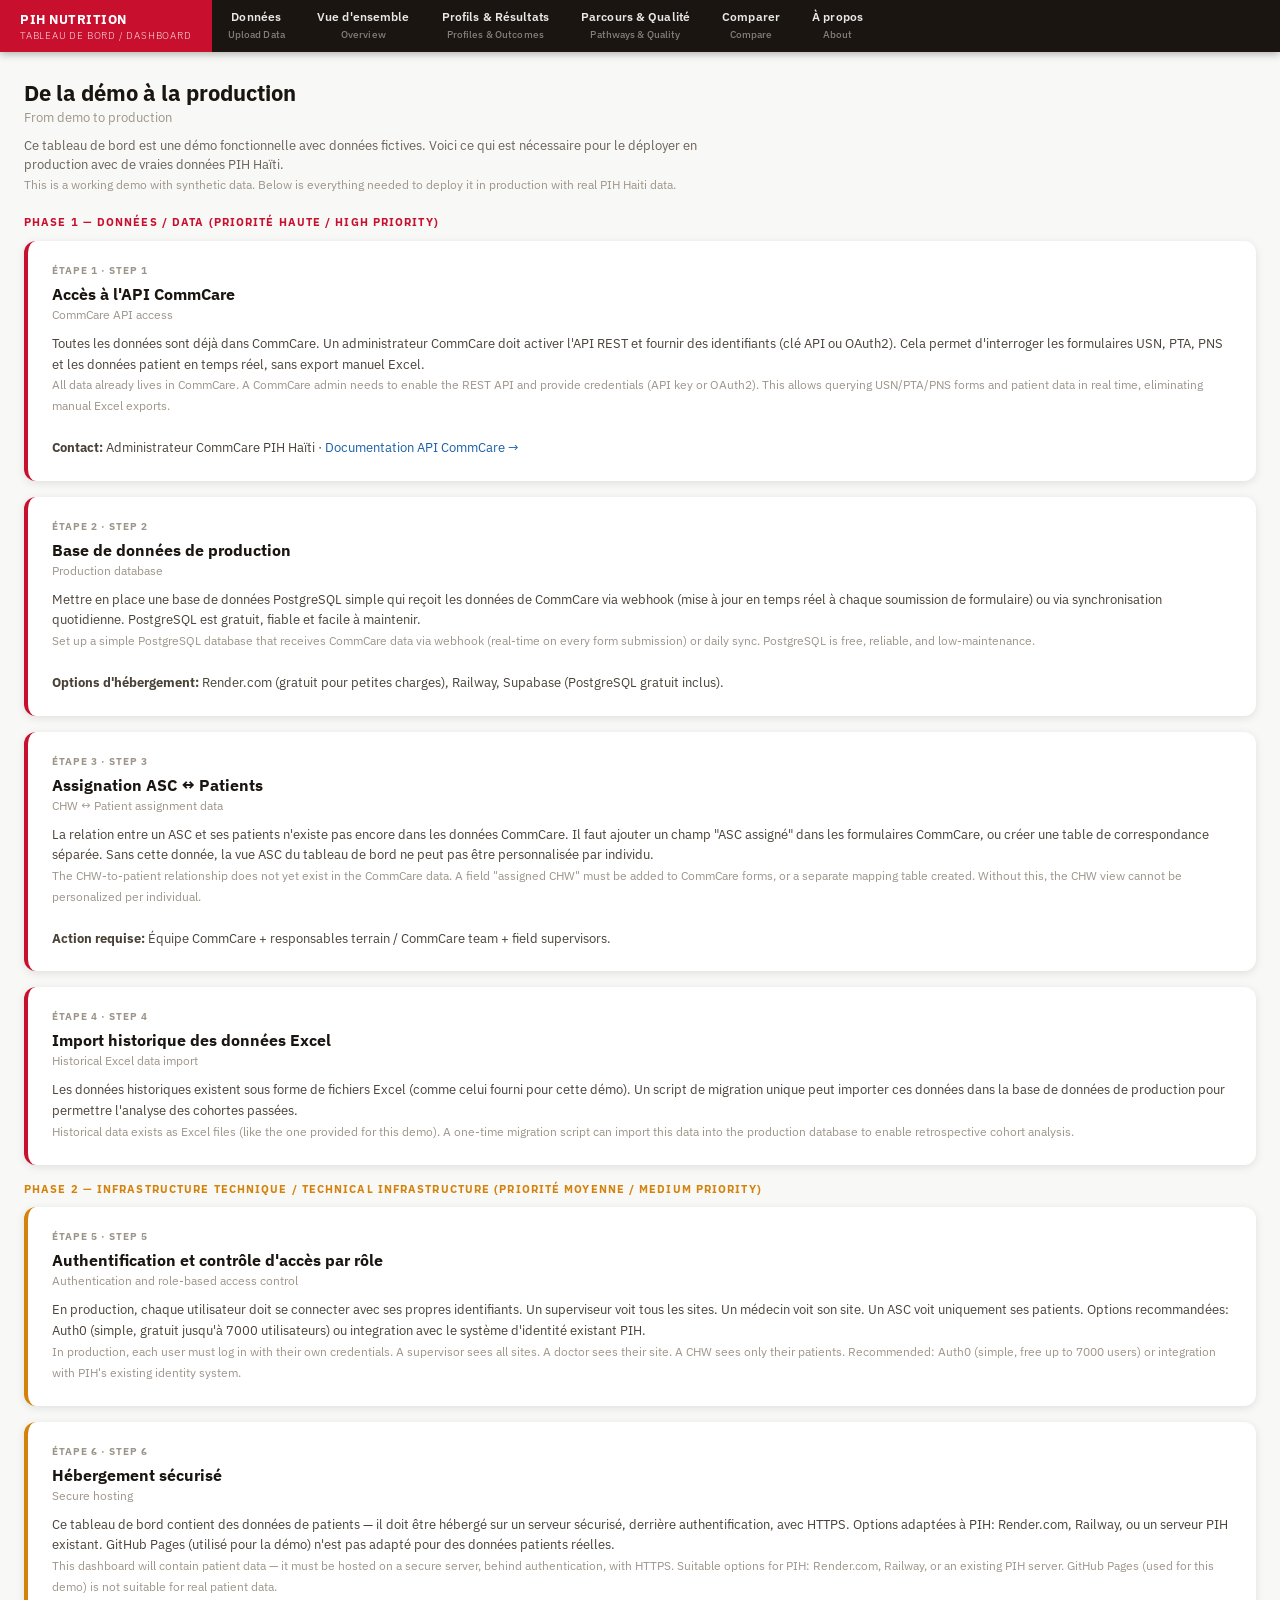
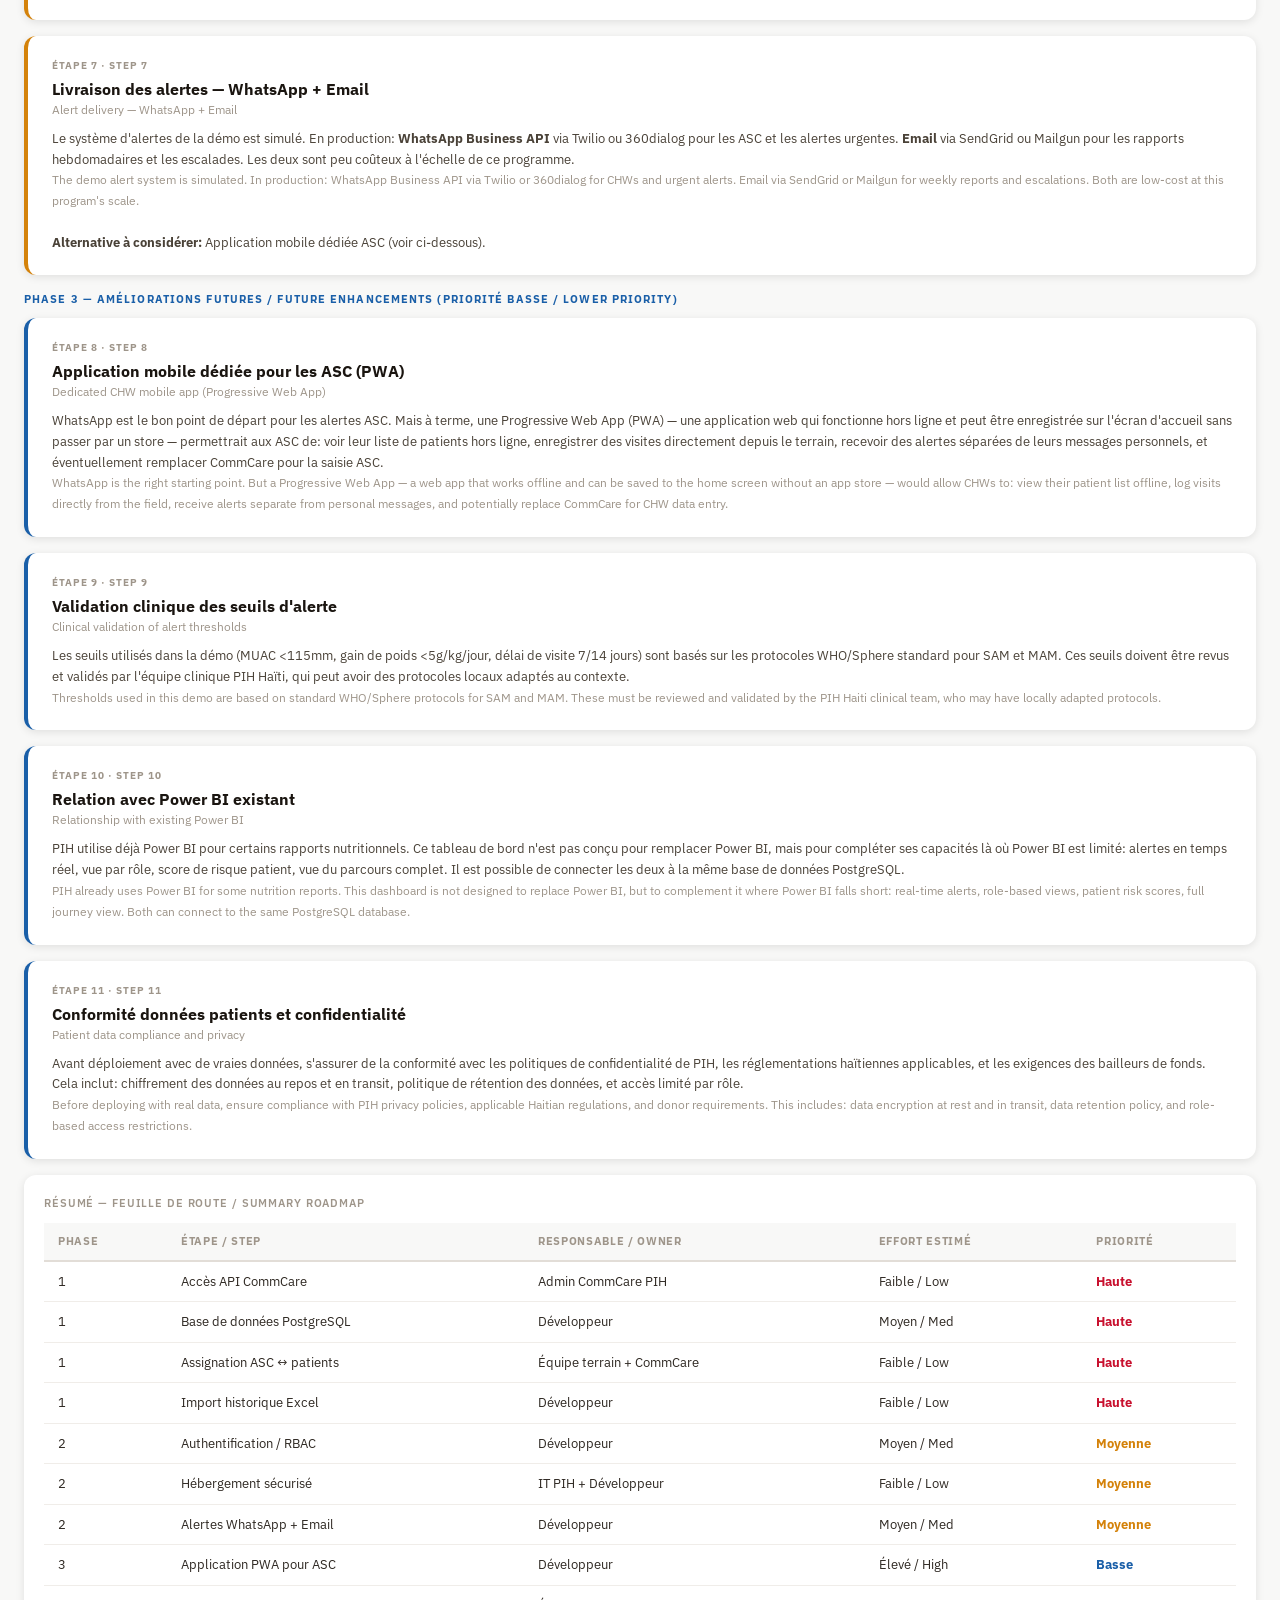
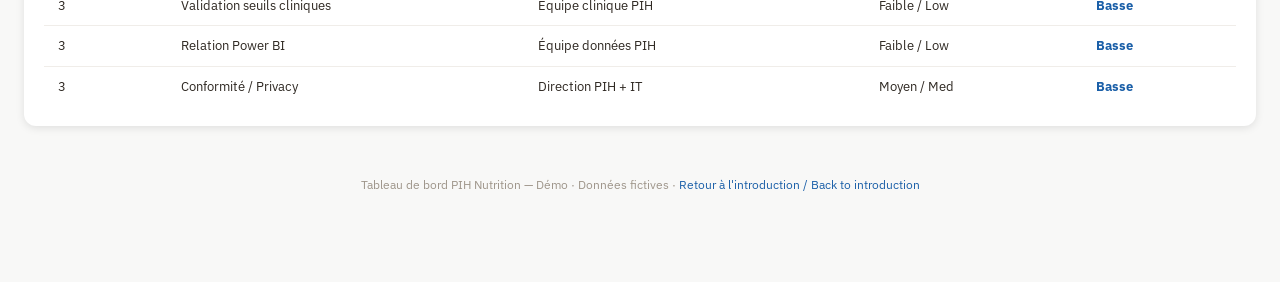
<file: nextsteps.html>
<!DOCTYPE html>
<html lang="fr">
<head>
  <meta charset="UTF-8">
  <meta name="viewport" content="width=device-width, initial-scale=1.0">
  <title>PIH Nutrition — Prochaines Étapes</title>
  <link rel="stylesheet" href="css/style.css">
</head>
<body>

<div id="nav-container"></div>

<div class="page active" id="page-nextsteps">

  <div class="section-header">
    <div class="section-title-fr">De la démo à la production</div>
    <div class="section-title-en">From demo to production</div>
    <p class="section-desc">
      Ce tableau de bord est une démo fonctionnelle avec données fictives. Voici ce qui est nécessaire pour le déployer en production avec de vraies données PIH Haïti.
      <br><span style="color:var(--gray-400);font-size:12px;">This is a working demo with synthetic data. Below is everything needed to deploy it in production with real PIH Haiti data.</span>
    </p>
  </div>

  <!-- PHASE 1: DATA -->
  <div style="margin-bottom:10px;">
    <div style="font-size:11px;font-weight:700;letter-spacing:0.1em;text-transform:uppercase;color:var(--pih-red);margin-bottom:10px;">Phase 1 — Données / Data (Priorité haute / High priority)</div>

    <div class="step-card priority-high">
      <div class="step-phase">Étape 1 · Step 1</div>
      <div class="step-title-fr">Accès à l'API CommCare</div>
      <div class="step-title-en">CommCare API access</div>
      <p class="step-desc">
        Toutes les données sont déjà dans CommCare. Un administrateur CommCare doit activer l'API REST et fournir des identifiants (clé API ou OAuth2). Cela permet d'interroger les formulaires USN, PTA, PNS et les données patient en temps réel, sans export manuel Excel.
        <br><span style="color:var(--gray-400);font-size:12px;">All data already lives in CommCare. A CommCare admin needs to enable the REST API and provide credentials (API key or OAuth2). This allows querying USN/PTA/PNS forms and patient data in real time, eliminating manual Excel exports.</span>
        <br><br>
        <strong>Contact:</strong> Administrateur CommCare PIH Haïti · <a href="https://confluence.dimagi.com/display/commcarepublic/CommCare+API+Overview" target="_blank" style="color:var(--blue);">Documentation API CommCare →</a>
      </p>
    </div>

    <div class="step-card priority-high">
      <div class="step-phase">Étape 2 · Step 2</div>
      <div class="step-title-fr">Base de données de production</div>
      <div class="step-title-en">Production database</div>
      <p class="step-desc">
        Mettre en place une base de données PostgreSQL simple qui reçoit les données de CommCare via webhook (mise à jour en temps réel à chaque soumission de formulaire) ou via synchronisation quotidienne. PostgreSQL est gratuit, fiable et facile à maintenir.
        <br><span style="color:var(--gray-400);font-size:12px;">Set up a simple PostgreSQL database that receives CommCare data via webhook (real-time on every form submission) or daily sync. PostgreSQL is free, reliable, and low-maintenance.</span>
        <br><br>
        <strong>Options d'hébergement:</strong> Render.com (gratuit pour petites charges), Railway, Supabase (PostgreSQL gratuit inclus).
      </p>
    </div>

    <div class="step-card priority-high">
      <div class="step-phase">Étape 3 · Step 3</div>
      <div class="step-title-fr">Assignation ASC ↔ Patients</div>
      <div class="step-title-en">CHW ↔ Patient assignment data</div>
      <p class="step-desc">
        La relation entre un ASC et ses patients n'existe pas encore dans les données CommCare. Il faut ajouter un champ "ASC assigné" dans les formulaires CommCare, ou créer une table de correspondance séparée. Sans cette donnée, la vue ASC du tableau de bord ne peut pas être personnalisée par individu.
        <br><span style="color:var(--gray-400);font-size:12px;">The CHW-to-patient relationship does not yet exist in the CommCare data. A field "assigned CHW" must be added to CommCare forms, or a separate mapping table created. Without this, the CHW view cannot be personalized per individual.</span>
        <br><br>
        <strong>Action requise:</strong> Équipe CommCare + responsables terrain / CommCare team + field supervisors.
      </p>
    </div>

    <div class="step-card priority-high">
      <div class="step-phase">Étape 4 · Step 4</div>
      <div class="step-title-fr">Import historique des données Excel</div>
      <div class="step-title-en">Historical Excel data import</div>
      <p class="step-desc">
        Les données historiques existent sous forme de fichiers Excel (comme celui fourni pour cette démo). Un script de migration unique peut importer ces données dans la base de données de production pour permettre l'analyse des cohortes passées.
        <br><span style="color:var(--gray-400);font-size:12px;">Historical data exists as Excel files (like the one provided for this demo). A one-time migration script can import this data into the production database to enable retrospective cohort analysis.</span>
      </p>
    </div>
  </div>

  <!-- PHASE 2: TECH -->
  <div style="margin-bottom:10px;">
    <div style="font-size:11px;font-weight:700;letter-spacing:0.1em;text-transform:uppercase;color:var(--yellow);margin-bottom:10px;">Phase 2 — Infrastructure technique / Technical infrastructure (Priorité moyenne / Medium priority)</div>

    <div class="step-card priority-med">
      <div class="step-phase">Étape 5 · Step 5</div>
      <div class="step-title-fr">Authentification et contrôle d'accès par rôle</div>
      <div class="step-title-en">Authentication and role-based access control</div>
      <p class="step-desc">
        En production, chaque utilisateur doit se connecter avec ses propres identifiants. Un superviseur voit tous les sites. Un médecin voit son site. Un ASC voit uniquement ses patients. Options recommandées: Auth0 (simple, gratuit jusqu'à 7000 utilisateurs) ou integration avec le système d'identité existant PIH.
        <br><span style="color:var(--gray-400);font-size:12px;">In production, each user must log in with their own credentials. A supervisor sees all sites. A doctor sees their site. A CHW sees only their patients. Recommended: Auth0 (simple, free up to 7000 users) or integration with PIH's existing identity system.</span>
      </p>
    </div>

    <div class="step-card priority-med">
      <div class="step-phase">Étape 6 · Step 6</div>
      <div class="step-title-fr">Hébergement sécurisé</div>
      <div class="step-title-en">Secure hosting</div>
      <p class="step-desc">
        Ce tableau de bord contient des données de patients — il doit être hébergé sur un serveur sécurisé, derrière authentification, avec HTTPS. Options adaptées à PIH: Render.com, Railway, ou un serveur PIH existant. GitHub Pages (utilisé pour la démo) n'est pas adapté pour des données patients réelles.
        <br><span style="color:var(--gray-400);font-size:12px;">This dashboard will contain patient data — it must be hosted on a secure server, behind authentication, with HTTPS. Suitable options for PIH: Render.com, Railway, or an existing PIH server. GitHub Pages (used for this demo) is not suitable for real patient data.</span>
      </p>
    </div>

    <div class="step-card priority-med">
      <div class="step-phase">Étape 7 · Step 7</div>
      <div class="step-title-fr">Livraison des alertes — WhatsApp + Email</div>
      <div class="step-title-en">Alert delivery — WhatsApp + Email</div>
      <p class="step-desc">
        Le système d'alertes de la démo est simulé. En production: <strong>WhatsApp Business API</strong> via Twilio ou 360dialog pour les ASC et les alertes urgentes. <strong>Email</strong> via SendGrid ou Mailgun pour les rapports hebdomadaires et les escalades. Les deux sont peu coûteux à l'échelle de ce programme.
        <br><span style="color:var(--gray-400);font-size:12px;">The demo alert system is simulated. In production: WhatsApp Business API via Twilio or 360dialog for CHWs and urgent alerts. Email via SendGrid or Mailgun for weekly reports and escalations. Both are low-cost at this program's scale.</span>
        <br><br>
        <strong>Alternative à considérer:</strong> Application mobile dédiée ASC (voir ci-dessous).
      </p>
    </div>
  </div>

  <!-- PHASE 3: ENHANCEMENTS -->
  <div style="margin-bottom:10px;">
    <div style="font-size:11px;font-weight:700;letter-spacing:0.1em;text-transform:uppercase;color:var(--blue);margin-bottom:10px;">Phase 3 — Améliorations futures / Future enhancements (Priorité basse / Lower priority)</div>

    <div class="step-card priority-low">
      <div class="step-phase">Étape 8 · Step 8</div>
      <div class="step-title-fr">Application mobile dédiée pour les ASC (PWA)</div>
      <div class="step-title-en">Dedicated CHW mobile app (Progressive Web App)</div>
      <p class="step-desc">
        WhatsApp est le bon point de départ pour les alertes ASC. Mais à terme, une Progressive Web App (PWA) — une application web qui fonctionne hors ligne et peut être enregistrée sur l'écran d'accueil sans passer par un store — permettrait aux ASC de: voir leur liste de patients hors ligne, enregistrer des visites directement depuis le terrain, recevoir des alertes séparées de leurs messages personnels, et éventuellement remplacer CommCare pour la saisie ASC.
        <br><span style="color:var(--gray-400);font-size:12px;">WhatsApp is the right starting point. But a Progressive Web App — a web app that works offline and can be saved to the home screen without an app store — would allow CHWs to: view their patient list offline, log visits directly from the field, receive alerts separate from personal messages, and potentially replace CommCare for CHW data entry.</span>
      </p>
    </div>

    <div class="step-card priority-low">
      <div class="step-phase">Étape 9 · Step 9</div>
      <div class="step-title-fr">Validation clinique des seuils d'alerte</div>
      <div class="step-title-en">Clinical validation of alert thresholds</div>
      <p class="step-desc">
        Les seuils utilisés dans la démo (MUAC &lt;115mm, gain de poids &lt;5g/kg/jour, délai de visite 7/14 jours) sont basés sur les protocoles WHO/Sphere standard pour SAM et MAM. Ces seuils doivent être revus et validés par l'équipe clinique PIH Haïti, qui peut avoir des protocoles locaux adaptés au contexte.
        <br><span style="color:var(--gray-400);font-size:12px;">Thresholds used in this demo are based on standard WHO/Sphere protocols for SAM and MAM. These must be reviewed and validated by the PIH Haiti clinical team, who may have locally adapted protocols.</span>
      </p>
    </div>

    <div class="step-card priority-low">
      <div class="step-phase">Étape 10 · Step 10</div>
      <div class="step-title-fr">Relation avec Power BI existant</div>
      <div class="step-title-en">Relationship with existing Power BI</div>
      <p class="step-desc">
        PIH utilise déjà Power BI pour certains rapports nutritionnels. Ce tableau de bord n'est pas conçu pour remplacer Power BI, mais pour compléter ses capacités là où Power BI est limité: alertes en temps réel, vue par rôle, score de risque patient, vue du parcours complet. Il est possible de connecter les deux à la même base de données PostgreSQL.
        <br><span style="color:var(--gray-400);font-size:12px;">PIH already uses Power BI for some nutrition reports. This dashboard is not designed to replace Power BI, but to complement it where Power BI falls short: real-time alerts, role-based views, patient risk scores, full journey view. Both can connect to the same PostgreSQL database.</span>
      </p>
    </div>

    <div class="step-card priority-low">
      <div class="step-phase">Étape 11 · Step 11</div>
      <div class="step-title-fr">Conformité données patients et confidentialité</div>
      <div class="step-title-en">Patient data compliance and privacy</div>
      <p class="step-desc">
        Avant déploiement avec de vraies données, s'assurer de la conformité avec les politiques de confidentialité de PIH, les réglementations haïtiennes applicables, et les exigences des bailleurs de fonds. Cela inclut: chiffrement des données au repos et en transit, politique de rétention des données, et accès limité par rôle.
        <br><span style="color:var(--gray-400);font-size:12px;">Before deploying with real data, ensure compliance with PIH privacy policies, applicable Haitian regulations, and donor requirements. This includes: data encryption at rest and in transit, data retention policy, and role-based access restrictions.</span>
      </p>
    </div>
  </div>

  <!-- SUMMARY TABLE -->
  <div class="card" style="margin-bottom:40px;">
    <div class="card-title">Résumé — Feuille de route / Summary roadmap</div>
    <div style="overflow-x:auto;">
      <table class="vs-table" style="font-size:13px;">
        <thead>
          <tr>
            <th>Phase</th>
            <th>Étape / Step</th>
            <th>Responsable / Owner</th>
            <th>Effort estimé</th>
            <th>Priorité</th>
          </tr>
        </thead>
        <tbody>
          <tr><td>1</td><td>Accès API CommCare</td><td>Admin CommCare PIH</td><td>Faible / Low</td><td style="color:var(--pih-red);font-weight:700;">Haute</td></tr>
          <tr><td>1</td><td>Base de données PostgreSQL</td><td>Développeur</td><td>Moyen / Med</td><td style="color:var(--pih-red);font-weight:700;">Haute</td></tr>
          <tr><td>1</td><td>Assignation ASC ↔ patients</td><td>Équipe terrain + CommCare</td><td>Faible / Low</td><td style="color:var(--pih-red);font-weight:700;">Haute</td></tr>
          <tr><td>1</td><td>Import historique Excel</td><td>Développeur</td><td>Faible / Low</td><td style="color:var(--pih-red);font-weight:700;">Haute</td></tr>
          <tr><td>2</td><td>Authentification / RBAC</td><td>Développeur</td><td>Moyen / Med</td><td style="color:var(--yellow);font-weight:700;">Moyenne</td></tr>
          <tr><td>2</td><td>Hébergement sécurisé</td><td>IT PIH + Développeur</td><td>Faible / Low</td><td style="color:var(--yellow);font-weight:700;">Moyenne</td></tr>
          <tr><td>2</td><td>Alertes WhatsApp + Email</td><td>Développeur</td><td>Moyen / Med</td><td style="color:var(--yellow);font-weight:700;">Moyenne</td></tr>
          <tr><td>3</td><td>Application PWA pour ASC</td><td>Développeur</td><td>Élevé / High</td><td style="color:var(--blue);font-weight:700;">Basse</td></tr>
          <tr><td>3</td><td>Validation seuils cliniques</td><td>Équipe clinique PIH</td><td>Faible / Low</td><td style="color:var(--blue);font-weight:700;">Basse</td></tr>
          <tr><td>3</td><td>Relation Power BI</td><td>Équipe données PIH</td><td>Faible / Low</td><td style="color:var(--blue);font-weight:700;">Basse</td></tr>
          <tr><td>3</td><td>Conformité / Privacy</td><td>Direction PIH + IT</td><td>Moyen / Med</td><td style="color:var(--blue);font-weight:700;">Basse</td></tr>
        </tbody>
      </table>
    </div>
  </div>

  <div style="text-align:center;padding:10px 0 60px;color:var(--gray-400);font-size:12px;">
    Tableau de bord PIH Nutrition — Démo · Données fictives · <a href="index.html" style="color:var(--blue);">Retour à l'introduction / Back to introduction</a>
  </div>

</div>

<script src="js/data.js"></script>
<script src="js/shared.js"></script>
<script>
  document.getElementById('nav-container').innerHTML = buildNav('nextsteps');
</script>
</body>
</html>
</file>
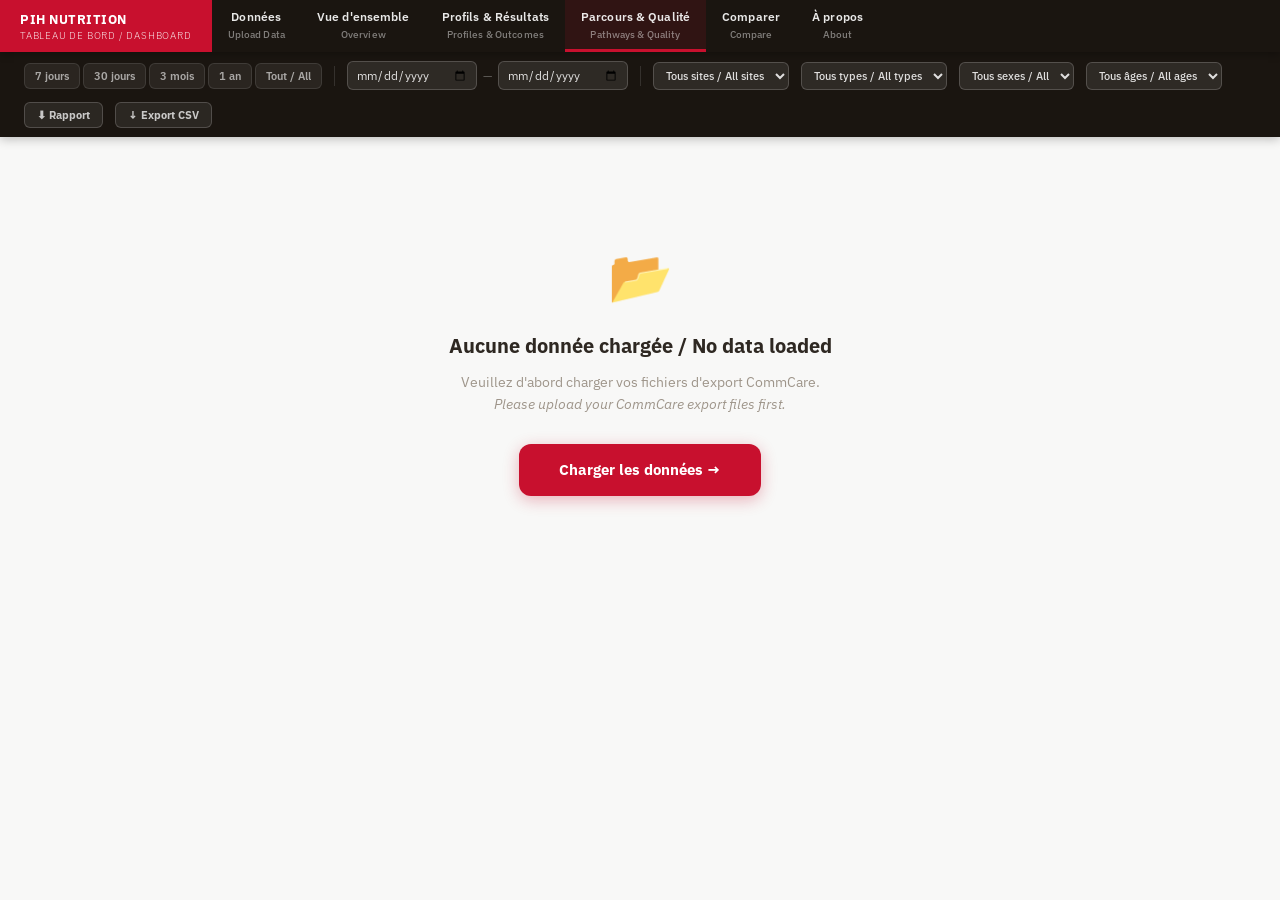
<file: pathways.html>
<!DOCTYPE html>
<html lang="fr">
<head>
  <meta charset="UTF-8">
  <meta name="viewport" content="width=device-width, initial-scale=1.0">
  <title>PIH Nutrition — Parcours & Qualité</title>
  <link rel="stylesheet" href="css/style.css">
</head>
<body>

<div id="nav-container"></div>

<!-- DATE RANGE BAR (sticky) -->
<div class="date-bar">
  <div class="date-bar-inner">
    <div class="date-quick-btns">
      <button class="date-quick-btn" data-days="7">7 jours</button>
      <button class="date-quick-btn" data-days="30">30 jours</button>
      <button class="date-quick-btn" data-days="90">3 mois</button>
      <button class="date-quick-btn" data-days="365">1 an</button>
      <button class="date-quick-btn" data-days="all">Tout / All</button>
    </div>
    <div class="date-range-sep"></div>
    <div class="date-range-inputs">
      <input type="date" id="date-start" title="Date de début / Start date">
      <span class="date-sep">—</span>
      <input type="date" id="date-end" title="Date de fin / End date">
    </div>
    <div class="date-range-sep"></div>
    <select id="filter-site" class="filter-select" title="Filtrer par site / Filter by site">
      <option value="">Tous sites / All sites</option>
    </select>
    <select id="filter-type" class="filter-select" title="Type d'intervention">
      <option value="">Tous types / All types</option>
      <option value="Communautaire">Communautaire</option>
      <option value="Institutionnel">Institutionnel</option>
    </select>
    <select id="filter-sex" class="filter-select" title="Sexe / Sex">
      <option value="">Tous sexes / All</option>
      <option value="M">Masculin / M</option>
      <option value="F">Féminin / F</option>
    </select>
    <select id="filter-age" class="filter-select" title="Groupe d'âge / Age group">
      <option value="">Tous âges / All ages</option>
      <option value="0-5">0–5 mois</option>
      <option value="6-11">6–11 mois</option>
      <option value="12-23">12–23 mois</option>
      <option value="24-59">24–59 mois</option>
      <option value="60+">≥ 60 mois</option>
    </select>
    <button class="export-btn" id="report-btn" title="Télécharger le rapport / Download report">⬇ Rapport</button>
    <button class="export-btn" id="export-btn" title="Exporter les données filtrées en CSV / Export filtered data as CSV">
      ↓ Export CSV
    </button>
  </div>
</div>

<!-- NO DATA STATE -->
<div id="no-data-banner" class="no-data-banner" style="display:none;">
  <div style="font-size:52px;margin-bottom:16px;">📂</div>
  <div class="no-data-title">Aucune donnée chargée / No data loaded</div>
  <div class="no-data-desc">
    Veuillez d'abord charger vos fichiers d'export CommCare.<br>
    <em>Please upload your CommCare export files first.</em>
  </div>
  <a href="index.html" class="load-btn" style="display:inline-block;margin-top:24px;text-decoration:none;">
    Charger les données →
  </a>
</div>

<!-- MAIN CONTENT -->
<div id="analytics-content" class="page active" style="display:none;">

  <!-- ROW 1: TRAJECTORY FLOW (full width) -->
  <div class="card" style="margin-bottom:24px;">
    <div class="card-header-row" style="margin-bottom:4px;">
      <div>
        <div class="card-title" style="margin-bottom:2px;">Trajectoires patients / Patient trajectories</div>
        <div class="card-subtitle">Séquence de programmes par enfant avec issue finale; cliquer une ligne pour voir les IDs · Click a row to view child IDs</div>
      </div>
    </div>
    <div id="trajectory-chart" style="margin-top:16px;"></div>
  </div>

  <!-- ROW 2: CARE PATHWAY + VISITS -->
  <div class="two-col" style="margin-bottom:20px;">

    <div class="card">
      <div class="card-title">Parcours de soins / Care pathway</div>
      <div class="card-subtitle">Combinaisons de programmes par enfant · Program combinations per child</div>
      <div id="pathway-chart" style="margin-top:14px;"></div>
    </div>

    <div class="card">
      <div class="card-title">Nombre de visites avant sortie / Visits before discharge</div>
      <div class="card-subtitle">Distribution du nombre de visites par programme; 1-2 visites signalées · 1-2 visits flagged</div>
      <div id="visits-chart" style="margin-top:14px;"></div>
    </div>

  </div>

  <!-- ROW 3: DATA QUALITY (full width) -->
  <div class="card" style="margin-bottom:24px;">
    <div class="card-title">Qualité des données / Data quality</div>
    <div class="card-subtitle">Valeurs manquantes et valeurs aberrantes dans la période sélectionnée · Missing values and implausible values in selected period</div>
    <div id="dq-grid" style="margin-top:16px;"></div>
  </div>

</div>

<script src="js/storage.js"></script>
<script src="js/shared.js"></script>
<script src="js/analytics.js"></script>
<script>
  document.getElementById('nav-container').innerHTML = buildNav('pathways');
</script>
</body>
</html>
</file>
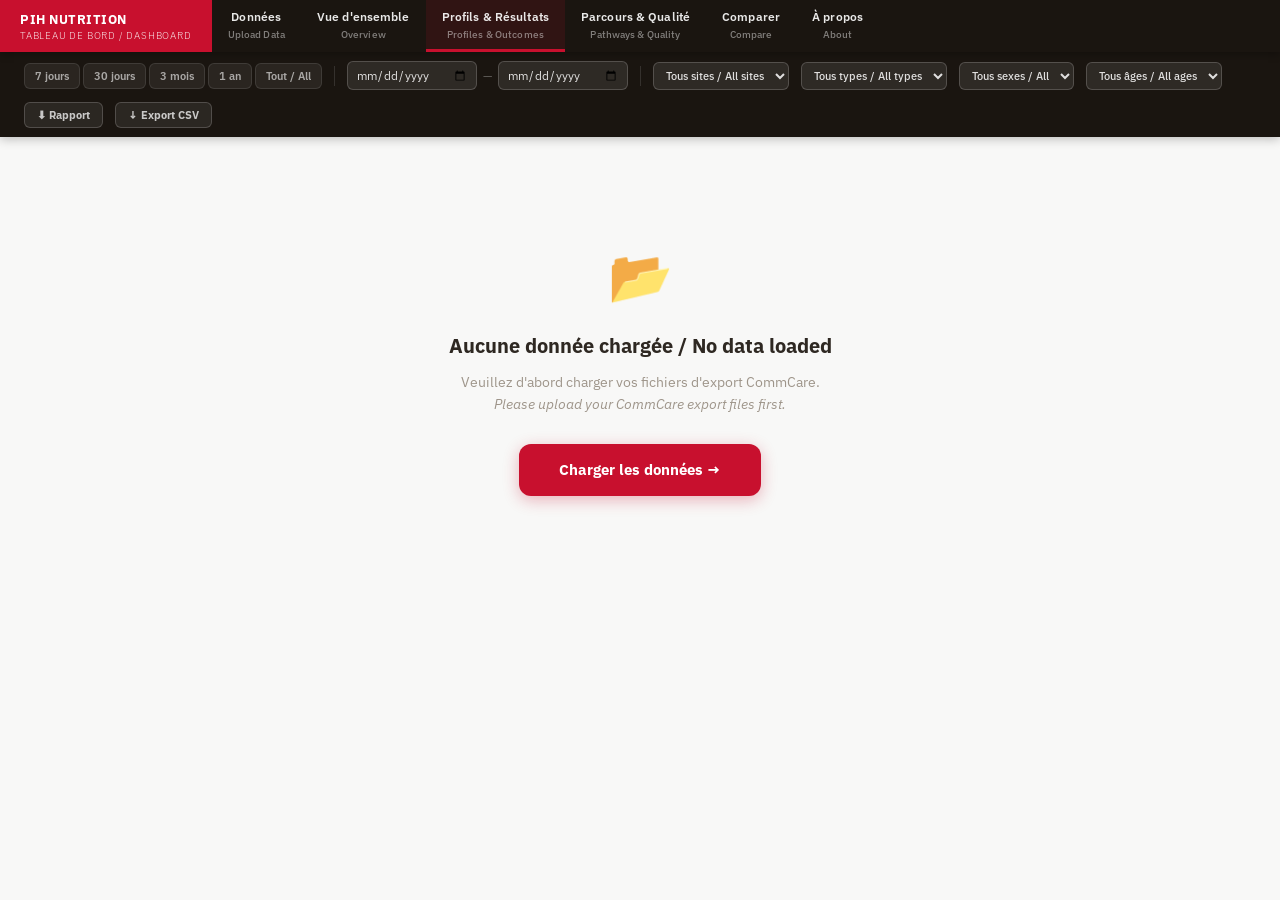
<file: profiles.html>
<!DOCTYPE html>
<html lang="fr">
<head>
  <meta charset="UTF-8">
  <meta name="viewport" content="width=device-width, initial-scale=1.0">
  <title>PIH Nutrition — Profils & Résultats</title>
  <link rel="stylesheet" href="css/style.css">
</head>
<body>

<div id="nav-container"></div>

<!-- DATE RANGE BAR (sticky) -->
<div class="date-bar">
  <div class="date-bar-inner">
    <div class="date-quick-btns">
      <button class="date-quick-btn" data-days="7">7 jours</button>
      <button class="date-quick-btn" data-days="30">30 jours</button>
      <button class="date-quick-btn" data-days="90">3 mois</button>
      <button class="date-quick-btn" data-days="365">1 an</button>
      <button class="date-quick-btn" data-days="all">Tout / All</button>
    </div>
    <div class="date-range-sep"></div>
    <div class="date-range-inputs">
      <input type="date" id="date-start" title="Date de début / Start date">
      <span class="date-sep">—</span>
      <input type="date" id="date-end" title="Date de fin / End date">
    </div>
    <div class="date-range-sep"></div>
    <select id="filter-site" class="filter-select" title="Filtrer par site / Filter by site">
      <option value="">Tous sites / All sites</option>
    </select>
    <select id="filter-type" class="filter-select" title="Type d'intervention">
      <option value="">Tous types / All types</option>
      <option value="Communautaire">Communautaire</option>
      <option value="Institutionnel">Institutionnel</option>
    </select>
    <select id="filter-sex" class="filter-select" title="Sexe / Sex">
      <option value="">Tous sexes / All</option>
      <option value="M">Masculin / M</option>
      <option value="F">Féminin / F</option>
    </select>
    <select id="filter-age" class="filter-select" title="Groupe d'âge / Age group">
      <option value="">Tous âges / All ages</option>
      <option value="0-5">0–5 mois</option>
      <option value="6-11">6–11 mois</option>
      <option value="12-23">12–23 mois</option>
      <option value="24-59">24–59 mois</option>
      <option value="60+">≥ 60 mois</option>
    </select>
    <button class="export-btn" id="report-btn" title="Télécharger le rapport / Download report">⬇ Rapport</button>
    <button class="export-btn" id="export-btn" title="Exporter les données filtrées en CSV / Export filtered data as CSV">
      ↓ Export CSV
    </button>
  </div>
</div>

<!-- NO DATA STATE -->
<div id="no-data-banner" class="no-data-banner" style="display:none;">
  <div style="font-size:52px;margin-bottom:16px;">📂</div>
  <div class="no-data-title">Aucune donnée chargée / No data loaded</div>
  <div class="no-data-desc">
    Veuillez d'abord charger vos fichiers d'export CommCare.<br>
    <em>Please upload your CommCare export files first.</em>
  </div>
  <a href="index.html" class="load-btn" style="display:inline-block;margin-top:24px;text-decoration:none;">
    Charger les données →
  </a>
</div>

<!-- MAIN CONTENT -->
<div id="analytics-content" class="page active" style="display:none;">

  <!-- ROW 1: SITE PERFORMANCE (full width) -->
  <div class="card" style="margin-bottom:24px;">
    <div class="card-header-row" style="margin-bottom:14px;">
      <div>
        <div class="card-title" style="margin-bottom:2px;">Performance par site / Site performance</div>
        <div class="card-subtitle">Admissions, taux de guérison, durée de séjour et répartition des programmes par site · Admissions, recovery rate, avg. LOS and program mix by site</div>
      </div>
      <button class="export-btn-inline" id="site-export-btn">↓ CSV</button>
    </div>
    <div style="overflow-x:auto;">
      <table class="data-table">
        <thead>
          <tr>
            <th>Site</th>
            <th>Total adm.</th>
            <th>Taux guérison</th>
            <th>Taux abandon</th>
            <th>Durée séjour moy.</th>
            <th>Répartition prog.</th>
          </tr>
        </thead>
        <tbody id="site-perf-tbody"></tbody>
      </table>
    </div>
  </div>

  <!-- ROW 2: NUTRITIONAL STATUS + WEIGHT GAIN -->
  <div class="two-col" style="margin-bottom:20px;">

    <div class="card">
      <div class="card-title">Statut nutritionnel à l'admission / Nutritional status at admission</div>
      <div class="card-subtitle">Catégories P/T recodées depuis CommCare, patients avec données disponibles</div>
      <div id="pt-chart" style="margin-top:14px;"></div>
    </div>

    <div class="card">
      <div class="card-title">Gain de poids à la sortie / Weight gain at discharge</div>
      <div class="card-subtitle">Distribution pour tous les patients avec gain connu, moyenne séparée pour les guéris · All patients with known gain, cured average shown separately</div>
      <div id="wg-chart" style="margin-top:14px;"></div>
    </div>

  </div>

  <!-- ROW 3: PATIENT PROFILES -->
  <div class="two-col" style="margin-bottom:20px;">

    <div class="card">
      <div class="card-title">Profils des patients — Âge &amp; Sexe / Patient profiles — Age &amp; Sex</div>
      <div class="card-subtitle">Distribution par groupe d'âge et sexe · Age group and sex distribution</div>
      <div id="profile-age-chart" style="margin-top:14px;"></div>
      <div id="profile-sex-chart" style="margin-top:16px;"></div>
    </div>

    <div class="card">
      <div class="card-title">Allaitement &amp; Vaccination / Breastfeeding &amp; Vaccination</div>
      <div class="card-subtitle">Statut à l'enregistrement · Status at registration</div>
      <div id="profile-bf-chart" style="margin-top:14px;"></div>
      <div id="profile-vax-chart" style="margin-top:16px;"></div>
    </div>

  </div>

  <!-- ROW 4: LENGTH OF STAY + GEOGRAPHIC -->
  <div class="two-col" style="margin-bottom:20px;">

    <div class="card">
      <div class="card-title">Durée de séjour / Length of stay</div>
      <div class="card-subtitle">Seuils par programme: PNS, PTA, USN · Program-specific green/yellow/red thresholds</div>
      <div id="los-chart" style="margin-top:14px;"></div>
    </div>

    <div class="card">
      <div class="card-title">Répartition géographique / Geographic breakdown</div>
      <div class="card-subtitle">Admissions par site · Admissions by site</div>
      <div id="geo-chart" style="margin-top:14px;"></div>
    </div>

  </div>

  <!-- ROW 5: VISIT TRAJECTORY + VISIT GAPS -->
  <div class="two-col" style="margin-bottom:20px;">

    <div class="card">
      <div class="card-title">Trajectoire par visite / Visit trajectory</div>
      <div class="card-subtitle">Poids et MUAC moyens par numéro de visite · Avg weight and MUAC by visit number</div>
      <div id="visit-trajectory-chart" style="margin-top:14px;"></div>
    </div>

    <div class="card">
      <div class="card-title">Intervalles entre visites / Visit gaps</div>
      <div class="card-subtitle">Distribution des jours entre visites consécutives · Days between consecutive visits</div>
      <div id="visit-gaps-chart" style="margin-top:14px;"></div>
    </div>

  </div>

</div>

<script src="js/storage.js"></script>
<script src="js/shared.js"></script>
<script src="js/analytics.js"></script>
<script>
  document.getElementById('nav-container').innerHTML = buildNav('profiles');
</script>
</body>
</html>
</file>
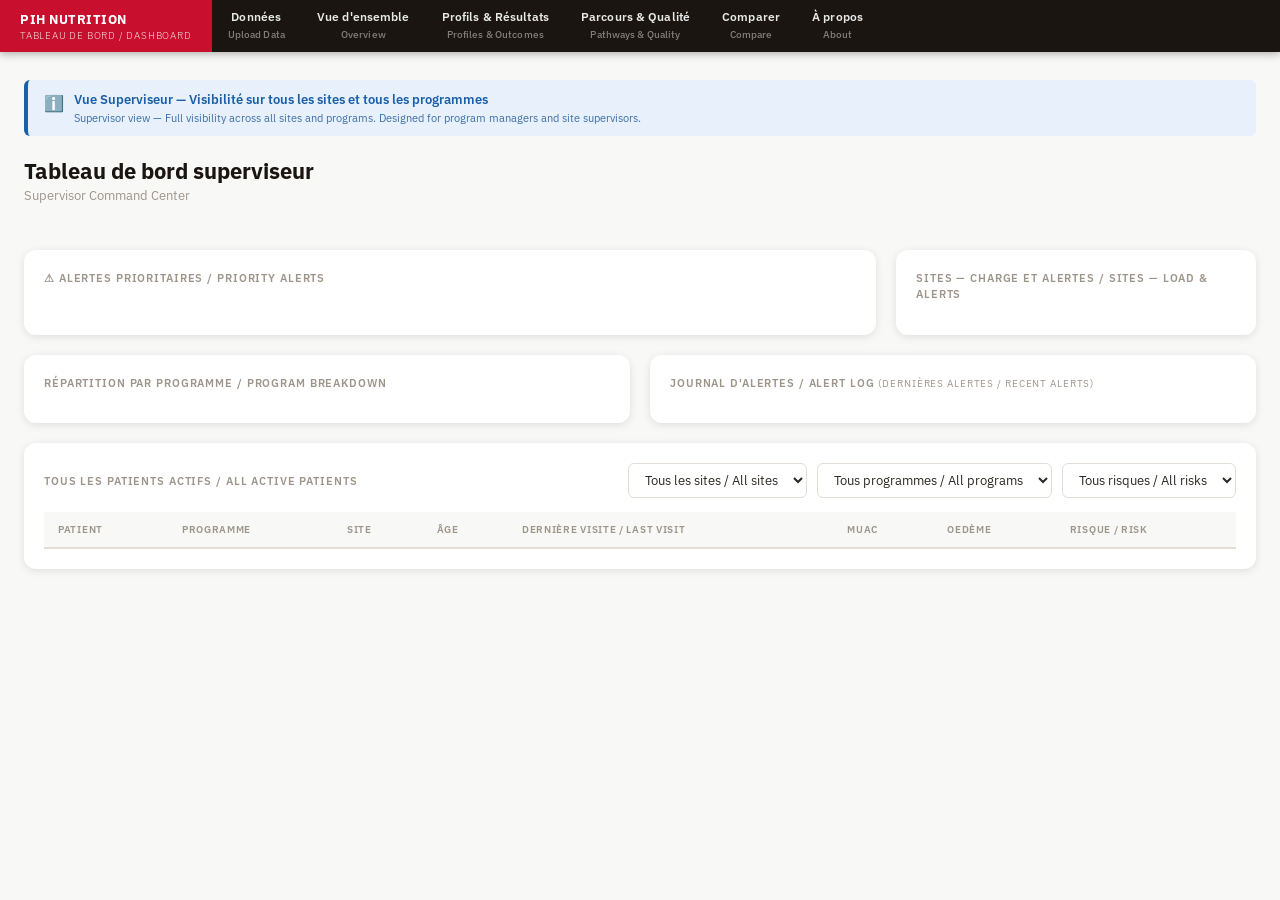
<file: supervisor.html>
<!DOCTYPE html>
<html lang="fr">
<head>
  <meta charset="UTF-8">
  <meta name="viewport" content="width=device-width, initial-scale=1.0">
  <title>PIH Nutrition — Superviseur</title>
  <link rel="stylesheet" href="css/style.css">
</head>
<body>

<div id="nav-container"></div>

<div class="page active" id="page-supervisor">

  <div class="view-info">
    <div class="view-info-icon">ℹ️</div>
    <div>
      <div class="view-info-fr">Vue Superviseur — Visibilité sur tous les sites et tous les programmes</div>
      <div class="view-info-en">Supervisor view — Full visibility across all sites and programs. Designed for program managers and site supervisors.</div>
    </div>
  </div>

  <div class="section-header">
    <div class="section-title-fr">Tableau de bord superviseur</div>
    <div class="section-title-en">Supervisor Command Center</div>
  </div>

  <!-- STAT CARDS -->
  <div class="stat-grid" id="stat-grid"></div>

  <div class="main-side" style="margin-bottom:20px;">

    <!-- PRIORITY ALERTS -->
    <div class="card">
      <div class="card-title">⚠ Alertes prioritaires / Priority alerts</div>
      <div id="priority-alerts"></div>
    </div>

    <!-- SITE HEATMAP -->
    <div class="card">
      <div class="card-title">Sites — charge et alertes / Sites — load & alerts</div>
      <div id="site-heatmap"></div>
    </div>

  </div>

  <div class="two-col" style="margin-bottom:20px;">

    <!-- PROGRAM BREAKDOWN -->
    <div class="card">
      <div class="card-title">Répartition par programme / Program breakdown</div>
      <div id="program-breakdown"></div>
    </div>

    <!-- ALERT LOG -->
    <div class="card">
      <div class="card-title">Journal d'alertes / Alert log <span style="font-size:10px;color:var(--gray-400);font-weight:400;">(dernières alertes / recent alerts)</span></div>
      <div class="scrollable" style="max-height:340px;">
        <div id="alert-log-super"></div>
      </div>
    </div>

  </div>

  <!-- FULL PATIENT TABLE -->
  <div class="card" style="margin-bottom:80px;">
    <div style="display:flex;align-items:center;justify-content:space-between;margin-bottom:14px;flex-wrap:wrap;gap:10px;">
      <div class="card-title" style="margin-bottom:0;">Tous les patients actifs / All active patients</div>
      <div class="filter-bar" style="margin-bottom:0;">
        <select id="filter-site">
          <option value="">Tous les sites / All sites</option>
        </select>
        <select id="filter-program">
          <option value="">Tous programmes / All programs</option>
          <option value="USN">USN</option>
          <option value="PTA">PTA</option>
          <option value="PNS">PNS</option>
        </select>
        <select id="filter-risk">
          <option value="">Tous risques / All risks</option>
          <option value="critical">Critique</option>
          <option value="high">Élevé</option>
          <option value="moderate">Modéré</option>
          <option value="low">Faible</option>
        </select>
      </div>
    </div>
    <div style="overflow-x:auto;">
      <table class="data-table" id="all-patients-table">
        <thead>
          <tr>
            <th>Patient</th>
            <th>Programme</th>
            <th>Site</th>
            <th>Âge</th>
            <th>Dernière visite / Last visit</th>
            <th>MUAC</th>
            <th>Oedème</th>
            <th>Risque / Risk</th>
          </tr>
        </thead>
        <tbody id="all-patients-tbody"></tbody>
      </table>
    </div>
  </div>

</div>

<div id="sim-bar-container"></div>

<script src="js/data.js"></script>
<script src="js/shared.js"></script>
<script>
document.getElementById('nav-container').innerHTML = buildNav('supervisor');
document.getElementById('sim-bar-container').innerHTML = buildSimBar();

// Populate site filter
SITES.forEach(s => {
  const opt = document.createElement('option');
  opt.value = s.id;
  opt.textContent = s.name_fr;
  document.getElementById('filter-site').appendChild(opt);
});

function render() {
  maybeAddSimAlerts();
  const patients = getPatients();
  const siteStats = getSiteStats();

  // ── STAT CARDS ──
  const critical = patients.filter(p => p.risk === 'critical').length;
  const overdue = patients.filter(p => p.overdue).length;
  const oedema = patients.filter(p => p.visits.at(-1)?.oedema).length;

  document.getElementById('stat-grid').innerHTML = `
    <div class="stat-card red">
      <div class="stat-label-fr">Patients actifs</div>
      <div class="stat-label-en">Active patients</div>
      <div class="stat-value">${patients.length}</div>
      <div class="stat-sub">USN: ${patients.filter(p=>p.program==='USN').length} · PTA: ${patients.filter(p=>p.program==='PTA').length} · PNS: ${patients.filter(p=>p.program==='PNS').length}</div>
    </div>
    <div class="stat-card red">
      <div class="stat-label-fr">Risque critique</div>
      <div class="stat-label-en">Critical risk</div>
      <div class="stat-value" style="color:var(--pih-red)">${critical}</div>
      <div class="stat-sub">Action immédiate requise / Immediate action required</div>
    </div>
    <div class="stat-card yellow">
      <div class="stat-label-fr">En retard de visite</div>
      <div class="stat-label-en">Overdue for visit</div>
      <div class="stat-value" style="color:var(--yellow)">${overdue}</div>
      <div class="stat-sub">Dépasse le délai protocole / Beyond protocol window</div>
    </div>
    <div class="stat-card yellow">
      <div class="stat-label-fr">Avec oedème</div>
      <div class="stat-label-en">With oedema</div>
      <div class="stat-value" style="color:var(--yellow)">${oedema}</div>
      <div class="stat-sub">Dernier enregistrement / Last recorded</div>
    </div>
    <div class="stat-card green">
      <div class="stat-label-fr">Guéris ce mois</div>
      <div class="stat-label-en">Recovered this month</div>
      <div class="stat-value" style="color:var(--green)">3</div>
      <div class="stat-sub">Taux: 78% / Rate: 78%</div>
    </div>
    <div class="stat-card blue">
      <div class="stat-label-fr">Sites actifs</div>
      <div class="stat-label-en">Active sites</div>
      <div class="stat-value" style="color:var(--blue)">${siteStats.length}</div>
      <div class="stat-sub">${siteStats.filter(s=>s.alerts>0).length} site(s) avec alertes / with alerts</div>
    </div>
  `;

  // ── PRIORITY ALERTS ──
  const criticalPts = patients.filter(p => p.risk === 'critical' || p.risk === 'high');
  document.getElementById('priority-alerts').innerHTML = criticalPts.length === 0
    ? '<div style="color:var(--green);font-size:13px;padding:12px 0;">✓ Aucune alerte prioritaire / No priority alerts</div>'
    : criticalPts.map(p => {
        const lastV = p.visits.at(-1);
        const reasons = [];
        if (p.overdue) reasons.push(`${p.overdue.days}j sans visite / days without visit`);
        if (lastV?.oedema) reasons.push('Oedème présent');
        if (lastV?.muac < 110) reasons.push(`MUAC bas: ${lastV.muac}mm`);
        return `
          <div style="display:flex;align-items:flex-start;gap:12px;padding:12px 0;border-bottom:1px solid var(--gray-100);">
            <div>${riskBadge(p.risk)}</div>
            <div style="flex:1;">
              <div style="font-weight:700;font-size:13px;color:var(--gray-800);">${p.name}</div>
              <div style="font-size:11px;color:var(--gray-400);">${p.id} · ${programTag(p.program)} · ${p.site}</div>
              <div style="font-size:12px;color:var(--pih-red);margin-top:3px;">${reasons.join(' · ')}</div>
            </div>
            <a href="clinical.html" style="font-size:11px;color:var(--blue);white-space:nowrap;">Voir dossier →</a>
          </div>`;
      }).join('');

  // ── SITE HEATMAP ──
  const maxCount = Math.max(...siteStats.map(s => s.count));
  document.getElementById('site-heatmap').innerHTML = siteStats.map(s => `
    <div class="site-row">
      <div style="min-width:140px;">
        <div class="site-name-fr">${s.name_fr.replace('Centre de Santé de ','CS ').replace('Hôpital Universitaire de ','HU ').replace('Hôpital de ','Hôp. ').replace('Hôpital St. Nicolas de ','Hôp. ')}</div>
        <div class="site-name-en">${s.commune}</div>
      </div>
      <div class="site-bar-wrap">
        ${progressBar(s.count / maxCount * 100, s.alerts > 0 ? 'var(--pih-red)' : 'var(--blue)')}
      </div>
      <div class="site-count">${s.count}</div>
      <div class="site-alerts">${s.alerts > 0 ? `🚨 ${s.alerts} alerte${s.alerts>1?'s':''}` : '<span style="color:var(--green)">✓</span>'}</div>
    </div>
  `).join('');

  // ── PROGRAM BREAKDOWN ──
  const programs = ['USN','PTA','PNS'];
  const progColors = { USN: 'var(--pih-red)', PTA: 'var(--blue)', PNS: 'var(--green)' };
  const progDesc = { USN: 'SAM hospitalisé / Inpatient SAM', PTA: 'SAM ambulatoire / Outpatient SAM', PNS: 'MAM / Préventif' };
  document.getElementById('program-breakdown').innerHTML = programs.map(prog => {
    const pp = patients.filter(p => p.program === prog);
    const crit = pp.filter(p => p.risk === 'critical').length;
    const hi = pp.filter(p => p.risk === 'high').length;
    return `
      <div style="margin-bottom:16px;">
        <div style="display:flex;align-items:center;gap:8px;margin-bottom:4px;">
          ${programTag(prog)}
          <span style="font-size:13px;font-weight:700;color:var(--gray-700);">${pp.length} patients</span>
          <span style="font-size:11px;color:var(--gray-400);">${progDesc[prog]}</span>
          ${crit > 0 ? `<span style="font-size:10px;color:var(--pih-red);font-weight:700;margin-left:auto;">🔴 ${crit} critique${crit>1?'s':''}</span>` : ''}
          ${hi > 0 ? `<span style="font-size:10px;color:#c05c00;font-weight:700;margin-left:${crit?'4px':'auto'};">🟠 ${hi} élevé${hi>1?'s':''}</span>` : ''}
        </div>
        ${progressBar(pp.length / patients.length * 100, progColors[prog])}
        <div style="font-size:11px;color:var(--gray-400);margin-top:3px;">
          ${pp.filter(p=>p.risk==='low').length} faible · ${pp.filter(p=>p.risk==='moderate').length} modéré · ${hi} élevé · ${crit} critique
        </div>
      </div>`;
  }).join('');

  // ── ALERT LOG ──
  renderAlertLog('alert-log-super', 8);

  // ── PATIENT TABLE ──
  renderTable();
}

function renderTable() {
  const siteFil = document.getElementById('filter-site').value;
  const progFil = document.getElementById('filter-program').value;
  const riskFil = document.getElementById('filter-risk').value;
  let patients = getPatients();
  if (siteFil) patients = patients.filter(p => p.site === siteFil);
  if (progFil) patients = patients.filter(p => p.program === progFil);
  if (riskFil) patients = patients.filter(p => p.risk === riskFil);

  document.getElementById('all-patients-tbody').innerHTML = patients.map(p => {
    const lastV = p.visits.at(-1);
    return `
      <tr onclick="window.location='clinical.html'" style="cursor:pointer;">
        <td><div class="patient-name">${p.name}</div><div class="patient-id">${p.id}</div></td>
        <td>${programTag(p.program)}</td>
        <td style="font-size:12px;">${SITES.find(s=>s.id===p.site)?.commune || p.site}</td>
        <td style="font-size:12px;">${p.age_months} mois</td>
        <td style="font-size:12px;">
          ${fmtDate(new Date(p.last_visit))}
          <div style="font-size:10px;color:${p.overdue ? 'var(--pih-red)' : 'var(--gray-400)'};">
            ${p.overdue ? `⚠ +${p.overdue.overdue}j retard` : `${p.days_since_visit}j`}
          </div>
        </td>
        <td style="font-size:13px;font-family:var(--mono);">${lastV?.muac ?? '—'}mm</td>
        <td>${oedemaFlag(lastV?.oedema)}</td>
        <td>${riskBadge(p.risk)}</td>
      </tr>`;
  }).join('');
}

['filter-site','filter-program','filter-risk'].forEach(id => {
  document.getElementById(id).addEventListener('change', renderTable);
});

initSimBar(render);
render();
</script>
</body>
</html>
</file>
<file: css/style.css>
@import url('https://fonts.googleapis.com/css2?family=IBM+Plex+Sans:ital,wght@0,300;0,400;0,500;0,600;0,700;1,400&family=IBM+Plex+Mono:wght@400;500&display=swap');

:root {
  --pih-red: #C8102E;
  --pih-red-dark: #9e0d24;
  --pih-red-light: #f5e6e9;
  --green: #1a7a4a;
  --green-light: #e8f5ee;
  --yellow: #d4820a;
  --yellow-light: #fef3e2;
  --blue: #1a5fa8;
  --blue-light: #e8f0fb;
  --gray-50: #f8f8f7;
  --gray-100: #f0ede9;
  --gray-200: #e2ddd7;
  --gray-300: #c8c1b8;
  --gray-400: #9e958a;
  --gray-500: #6b6259;
  --gray-600: #4a4238;
  --gray-700: #2e2822;
  --gray-800: #1a1510;
  --white: #ffffff;
  --font: 'IBM Plex Sans', sans-serif;
  --mono: 'IBM Plex Mono', monospace;
  --shadow-sm: 0 1px 3px rgba(0,0,0,0.08);
  --shadow: 0 2px 8px rgba(0,0,0,0.10);
  --shadow-lg: 0 8px 24px rgba(0,0,0,0.12);
  --radius: 6px;
  --radius-lg: 12px;
}

* { box-sizing: border-box; margin: 0; padding: 0; }

body {
  font-family: var(--font);
  background: var(--gray-50);
  color: var(--gray-700);
  font-size: 15px;
  line-height: 1.5;
}

a { color: inherit; text-decoration: none; }

/* ── NAV ── */
.nav {
  background: var(--gray-800);
  color: var(--white);
  display: flex;
  align-items: stretch;
  height: 52px;
  position: sticky;
  top: 0;
  z-index: 100;
  box-shadow: 0 2px 8px rgba(0,0,0,0.3);
}

.nav-brand {
  display: flex;
  align-items: center;
  gap: 10px;
  padding: 0 20px;
  background: var(--pih-red);
  font-weight: 700;
  font-size: 13px;
  letter-spacing: 0.04em;
  text-transform: uppercase;
  white-space: nowrap;
  min-width: 180px;
}

.nav-brand .sub {
  font-weight: 300;
  font-size: 10px;
  letter-spacing: 0.08em;
  opacity: 0.85;
  display: block;
  line-height: 1.2;
}

.demo-badge {
  background: var(--yellow);
  color: var(--white);
  font-size: 9px;
  font-weight: 700;
  letter-spacing: 0.1em;
  text-transform: uppercase;
  padding: 2px 6px;
  border-radius: 3px;
  margin-left: 4px;
}

.nav-links {
  display: flex;
  align-items: stretch;
  flex: 1;
  overflow-x: auto;
  scrollbar-width: none;
}
.nav-links::-webkit-scrollbar { display: none; }

.nav-link {
  display: flex;
  flex-direction: column;
  align-items: center;
  justify-content: center;
  padding: 0 16px;
  font-size: 12px;
  font-weight: 500;
  color: rgba(255,255,255,0.65);
  border-bottom: 3px solid transparent;
  transition: all 0.15s;
  cursor: pointer;
  white-space: nowrap;
  letter-spacing: 0.01em;
}

.nav-link .fr { font-size: 12px; font-weight: 600; color: rgba(255,255,255,0.9); }
.nav-link .en { font-size: 10px; color: rgba(255,255,255,0.45); margin-top: 1px; }

.nav-link:hover { background: rgba(255,255,255,0.06); color: white; }
.nav-link.active {
  border-bottom-color: var(--pih-red);
  background: rgba(200,16,46,0.12);
  color: white;
}

.nav-link.nextsteps-link {
  margin-left: auto;
  border-left: 1px solid rgba(255,255,255,0.1);
  color: var(--yellow);
}
.nav-link.nextsteps-link .fr { color: var(--yellow); }

/* ── PAGE WRAPPER ── */
.page { display: none; padding: 28px 24px; max-width: 1400px; margin: 0 auto; }
.page.active { display: block; }

/* ── CARDS ── */
.card {
  background: var(--white);
  border-radius: var(--radius-lg);
  box-shadow: var(--shadow);
  padding: 20px;
}

.card-title {
  font-size: 11px;
  font-weight: 600;
  letter-spacing: 0.08em;
  text-transform: uppercase;
  color: var(--gray-400);
  margin-bottom: 12px;
}

/* ── STAT CARDS ── */
.stat-grid {
  display: grid;
  grid-template-columns: repeat(auto-fit, minmax(160px, 1fr));
  gap: 14px;
  margin-bottom: 24px;
}

.stat-card {
  background: var(--white);
  border-radius: var(--radius-lg);
  padding: 18px 20px;
  box-shadow: var(--shadow);
  border-left: 4px solid var(--gray-200);
}

.stat-card.red { border-left-color: var(--pih-red); }
.stat-card.green { border-left-color: var(--green); }
.stat-card.yellow { border-left-color: var(--yellow); }
.stat-card.blue { border-left-color: var(--blue); }

.stat-label-fr { font-size: 12px; font-weight: 600; color: var(--gray-600); }
.stat-label-en { font-size: 10px; color: var(--gray-400); margin-bottom: 8px; }
.stat-value { font-size: 32px; font-weight: 700; color: var(--gray-800); line-height: 1; }
.stat-sub { font-size: 11px; color: var(--gray-400); margin-top: 4px; }

/* ── RISK BADGE ── */
.risk-badge {
  display: inline-flex;
  align-items: center;
  gap: 5px;
  font-size: 11px;
  font-weight: 700;
  padding: 3px 9px;
  border-radius: 20px;
  letter-spacing: 0.04em;
  text-transform: uppercase;
  white-space: nowrap;
}
.risk-badge.critical { background: #fde8ec; color: var(--pih-red); }
.risk-badge.high { background: #fff3e0; color: #c05c00; }
.risk-badge.moderate { background: #fff9e6; color: var(--yellow); }
.risk-badge.low { background: var(--green-light); color: var(--green); }

/* ── TABLES ── */
.data-table {
  width: 100%;
  border-collapse: collapse;
  font-size: 13px;
}

.data-table th {
  background: var(--gray-50);
  font-size: 10px;
  font-weight: 600;
  text-transform: uppercase;
  letter-spacing: 0.07em;
  color: var(--gray-400);
  padding: 10px 14px;
  text-align: left;
  border-bottom: 2px solid var(--gray-200);
  white-space: nowrap;
}

.data-table td {
  padding: 11px 14px;
  border-bottom: 1px solid var(--gray-100);
  vertical-align: middle;
}

.data-table tr:hover td { background: var(--gray-50); cursor: pointer; }
.data-table tr:last-child td { border-bottom: none; }

.patient-name { font-weight: 600; color: var(--gray-800); }
.patient-id { font-size: 10px; color: var(--gray-400); font-family: var(--mono); }

/* ── ALERT LOG ── */
.alert-log-entry {
  display: flex;
  align-items: flex-start;
  gap: 12px;
  padding: 12px 0;
  border-bottom: 1px solid var(--gray-100);
  animation: fadeIn 0.4s ease;
}
.alert-log-entry:last-child { border-bottom: none; }

@keyframes fadeIn {
  from { opacity: 0; transform: translateY(-6px); }
  to { opacity: 1; transform: translateY(0); }
}

.alert-icon {
  width: 32px;
  height: 32px;
  border-radius: 50%;
  display: flex;
  align-items: center;
  justify-content: center;
  font-size: 14px;
  flex-shrink: 0;
}
.alert-icon.urgent { background: #fde8ec; }
.alert-icon.daily { background: #e8f5ee; }
.alert-icon.weekly { background: var(--blue-light); }
.alert-icon.escalation { background: #fff3e0; }

.alert-text-fr { font-size: 13px; font-weight: 500; color: var(--gray-700); }
.alert-text-en { font-size: 11px; color: var(--gray-400); }
.alert-time { font-size: 10px; color: var(--gray-400); font-family: var(--mono); margin-top: 2px; }
.alert-channel {
  margin-left: auto;
  font-size: 10px;
  font-weight: 600;
  padding: 3px 8px;
  border-radius: 4px;
  white-space: nowrap;
  flex-shrink: 0;
}
.alert-channel.whatsapp { background: #e8f8ef; color: #1a7a4a; }
.alert-channel.email { background: var(--blue-light); color: var(--blue); }

/* ── PROGRESS BAR ── */
.progress-bar {
  height: 6px;
  background: var(--gray-200);
  border-radius: 3px;
  overflow: hidden;
  margin-top: 4px;
}
.progress-fill {
  height: 100%;
  border-radius: 3px;
  transition: width 0.8s ease;
}

/* ── WEIGHT CHART ── */
.chart-container {
  position: relative;
  height: 180px;
  margin-top: 8px;
}

/* ── SECTION HEADERS ── */
.section-header {
  margin-bottom: 20px;
}
.section-title-fr {
  font-size: 22px;
  font-weight: 700;
  color: var(--gray-800);
  line-height: 1.2;
}
.section-title-en {
  font-size: 13px;
  color: var(--gray-400);
  font-weight: 400;
  margin-top: 2px;
}
.section-desc {
  margin-top: 8px;
  font-size: 13px;
  color: var(--gray-500);
  max-width: 700px;
}

/* ── VIEW INFO BANNER ── */
.view-info {
  background: var(--blue-light);
  border-left: 4px solid var(--blue);
  border-radius: var(--radius);
  padding: 10px 16px;
  margin-bottom: 22px;
  display: flex;
  gap: 10px;
  align-items: flex-start;
}
.view-info-icon { font-size: 16px; flex-shrink: 0; margin-top: 1px; }
.view-info-fr { font-size: 13px; font-weight: 600; color: var(--blue); }
.view-info-en { font-size: 11px; color: #3a6ea8; }

/* ── GRID LAYOUTS ── */
.two-col { display: grid; grid-template-columns: 1fr 1fr; gap: 20px; margin-bottom: 20px; }
.three-col { display: grid; grid-template-columns: 1fr 1fr 1fr; gap: 20px; margin-bottom: 20px; }
.main-side { display: grid; grid-template-columns: 1fr 360px; gap: 20px; margin-bottom: 20px; }
.main-side-wide { display: grid; grid-template-columns: 1fr 300px; gap: 20px; }

/* ── TIME SLIDER ── */
.sim-bar {
  background: var(--gray-800);
  color: var(--white);
  padding: 12px 24px;
  display: flex;
  align-items: center;
  gap: 16px;
  font-size: 13px;
  position: sticky;
  bottom: 0;
  z-index: 50;
  box-shadow: 0 -4px 16px rgba(0,0,0,0.15);
}
.sim-bar label { font-size: 11px; color: rgba(255,255,255,0.6); white-space: nowrap; }
.sim-bar input[type=range] {
  flex: 1;
  accent-color: var(--pih-red);
  max-width: 300px;
}
.sim-date {
  font-family: var(--mono);
  font-size: 13px;
  color: var(--yellow);
  min-width: 120px;
}
.sim-btn {
  background: var(--pih-red);
  color: white;
  border: none;
  padding: 6px 16px;
  border-radius: var(--radius);
  font-family: var(--font);
  font-size: 12px;
  font-weight: 600;
  cursor: pointer;
  white-space: nowrap;
}
.sim-btn:hover { background: var(--pih-red-dark); }

/* ── SITE HEATMAP ── */
.site-row {
  display: flex;
  align-items: center;
  gap: 12px;
  padding: 8px 0;
  border-bottom: 1px solid var(--gray-100);
}
.site-row:last-child { border-bottom: none; }
.site-name-fr { font-size: 13px; font-weight: 600; color: var(--gray-700); }
.site-name-en { font-size: 10px; color: var(--gray-400); }
.site-bar-wrap { flex: 1; }
.site-count { font-size: 12px; font-weight: 700; color: var(--gray-600); min-width: 30px; text-align: right; }
.site-alerts { font-size: 10px; color: var(--pih-red); font-weight: 600; min-width: 60px; text-align: right; }

/* ── PATIENT DETAIL PANEL ── */
.patient-panel {
  background: var(--white);
  border-left: 3px solid var(--pih-red);
  border-radius: var(--radius-lg);
  padding: 20px;
  box-shadow: var(--shadow);
}
.patient-panel-name { font-size: 18px; font-weight: 700; color: var(--gray-800); }
.patient-panel-meta { font-size: 12px; color: var(--gray-400); font-family: var(--mono); margin-bottom: 14px; }

.visit-timeline {
  position: relative;
  padding-left: 20px;
}
.visit-timeline::before {
  content: '';
  position: absolute;
  left: 6px;
  top: 8px;
  bottom: 8px;
  width: 2px;
  background: var(--gray-200);
}
.visit-dot {
  position: absolute;
  left: -20px;
  width: 12px;
  height: 12px;
  border-radius: 50%;
  border: 2px solid var(--white);
  top: 4px;
}
.visit-item {
  position: relative;
  margin-bottom: 14px;
  padding: 10px 12px;
  background: var(--gray-50);
  border-radius: var(--radius);
  font-size: 12px;
}
.visit-item.latest { background: var(--blue-light); }
.visit-date { font-weight: 600; color: var(--gray-700); font-size: 11px; font-family: var(--mono); }
.visit-metrics { display: flex; gap: 14px; margin-top: 4px; flex-wrap: wrap; }
.visit-metric { }
.visit-metric span { font-weight: 700; color: var(--gray-800); }

/* ── CHW VIEW ── */
.chw-patient-card {
  background: var(--white);
  border-radius: var(--radius-lg);
  padding: 16px 18px;
  box-shadow: var(--shadow);
  margin-bottom: 12px;
  border-left: 5px solid var(--gray-200);
  transition: box-shadow 0.15s;
}
.chw-patient-card:hover { box-shadow: var(--shadow-lg); }
.chw-patient-card.critical { border-left-color: var(--pih-red); }
.chw-patient-card.high { border-left-color: #c05c00; }
.chw-patient-card.moderate { border-left-color: var(--yellow); }
.chw-patient-card.low { border-left-color: var(--green); }

.chw-card-top { display: flex; align-items: flex-start; justify-content: space-between; gap: 12px; }
.chw-card-name { font-size: 15px; font-weight: 700; color: var(--gray-800); }
.chw-card-meta { font-size: 11px; color: var(--gray-400); margin-top: 2px; }
.chw-card-action {
  margin-top: 10px;
  padding: 8px 12px;
  border-radius: var(--radius);
  font-size: 12px;
  font-weight: 600;
}
.chw-card-action.urgent { background: #fde8ec; color: var(--pih-red); }
.chw-card-action.normal { background: var(--gray-50); color: var(--gray-600); }

/* ── TAGS ── */
.tag {
  display: inline-block;
  font-size: 10px;
  font-weight: 600;
  letter-spacing: 0.05em;
  text-transform: uppercase;
  padding: 2px 7px;
  border-radius: 3px;
  margin-right: 4px;
}
.tag.usn { background: #fde8ec; color: var(--pih-red); }
.tag.pta { background: var(--blue-light); color: var(--blue); }
.tag.pns { background: var(--green-light); color: var(--green); }
.tag.sam { background: #fde8ec; color: var(--pih-red); }
.tag.mam { background: var(--yellow-light); color: var(--yellow); }

/* ── OEDEMA FLAG ── */
.oedema-flag {
  display: inline-flex;
  align-items: center;
  gap: 3px;
  font-size: 10px;
  font-weight: 700;
  color: var(--pih-red);
  background: #fde8ec;
  padding: 2px 6px;
  border-radius: 3px;
}

/* ── INTRO PAGE ── */
.intro-hero {
  background: var(--gray-800);
  color: var(--white);
  border-radius: var(--radius-lg);
  padding: 48px 52px;
  margin-bottom: 28px;
  position: relative;
  overflow: hidden;
}
.intro-hero::before {
  content: '';
  position: absolute;
  right: -60px;
  top: -60px;
  width: 300px;
  height: 300px;
  border-radius: 50%;
  background: rgba(200,16,46,0.15);
}
.intro-hero::after {
  content: '';
  position: absolute;
  right: 40px;
  bottom: -80px;
  width: 200px;
  height: 200px;
  border-radius: 50%;
  background: rgba(200,16,46,0.08);
}
.intro-demo-badge {
  display: inline-flex;
  align-items: center;
  gap: 6px;
  background: var(--yellow);
  color: white;
  font-size: 11px;
  font-weight: 700;
  letter-spacing: 0.1em;
  text-transform: uppercase;
  padding: 4px 12px;
  border-radius: 4px;
  margin-bottom: 20px;
}
.intro-tagline-fr {
  font-size: 36px;
  font-weight: 700;
  line-height: 1.15;
  margin-bottom: 8px;
  position: relative;
  z-index: 1;
}
.intro-tagline-en {
  font-size: 18px;
  font-weight: 300;
  color: rgba(255,255,255,0.55);
  margin-bottom: 20px;
  position: relative;
  z-index: 1;
}
.intro-desc {
  font-size: 15px;
  color: rgba(255,255,255,0.75);
  max-width: 600px;
  line-height: 1.6;
  position: relative;
  z-index: 1;
}

.intro-grid { display: grid; grid-template-columns: 1fr 1fr; gap: 20px; margin-bottom: 24px; }
.intro-card {
  background: var(--white);
  border-radius: var(--radius-lg);
  padding: 24px;
  box-shadow: var(--shadow);
}
.intro-card-icon { font-size: 28px; margin-bottom: 12px; }
.intro-card-title-fr { font-size: 16px; font-weight: 700; color: var(--gray-800); }
.intro-card-title-en { font-size: 11px; color: var(--gray-400); margin-bottom: 10px; }
.intro-card p { font-size: 13px; color: var(--gray-600); line-height: 1.6; }

.vs-table { width: 100%; border-collapse: collapse; font-size: 13px; }
.vs-table th { background: var(--gray-50); padding: 10px 14px; text-align: left; font-size: 11px; text-transform: uppercase; letter-spacing: 0.06em; color: var(--gray-400); border-bottom: 2px solid var(--gray-200); }
.vs-table td { padding: 10px 14px; border-bottom: 1px solid var(--gray-100); }
.vs-table tr:last-child td { border-bottom: none; }
.check { color: var(--green); font-weight: 700; }
.cross { color: var(--gray-300); }
.partial { color: var(--yellow); }

.data-assumption { padding: 8px 0; border-bottom: 1px solid var(--gray-100); font-size: 13px; color: var(--gray-600); }
.data-assumption:last-child { border-bottom: none; }
.data-assumption strong { color: var(--gray-800); }

/* ── NEXT STEPS ── */
.step-card {
  background: var(--white);
  border-radius: var(--radius-lg);
  padding: 22px 24px;
  box-shadow: var(--shadow);
  margin-bottom: 16px;
  border-left: 4px solid var(--gray-200);
}
.step-card.priority-high { border-left-color: var(--pih-red); }
.step-card.priority-med { border-left-color: var(--yellow); }
.step-card.priority-low { border-left-color: var(--blue); }

.step-phase {
  font-size: 10px;
  font-weight: 700;
  letter-spacing: 0.1em;
  text-transform: uppercase;
  color: var(--gray-400);
  margin-bottom: 4px;
}
.step-title-fr { font-size: 16px; font-weight: 700; color: var(--gray-800); }
.step-title-en { font-size: 12px; color: var(--gray-400); margin-bottom: 10px; }
.step-desc { font-size: 13px; color: var(--gray-600); line-height: 1.6; }

/* ── ANALYTICS ── */
.cohort-bar-row {
  display: flex;
  align-items: center;
  gap: 12px;
  margin-bottom: 8px;
  font-size: 12px;
}
.cohort-label { width: 80px; color: var(--gray-600); font-weight: 500; text-align: right; }
.cohort-bars { flex: 1; display: flex; gap: 3px; height: 22px; border-radius: 4px; overflow: hidden; }
.cohort-segment { height: 100%; transition: width 0.6s ease; }
.cohort-segment.recovered { background: var(--green); }
.cohort-segment.defaulted { background: var(--yellow); }
.cohort-segment.transferred { background: var(--blue); }
.cohort-segment.deceased { background: var(--pih-red); }
.cohort-segment.active { background: var(--gray-300); }

.legend { display: flex; gap: 16px; flex-wrap: wrap; margin-top: 10px; }
.legend-item { display: flex; align-items: center; gap: 5px; font-size: 11px; color: var(--gray-500); }
.legend-dot { width: 10px; height: 10px; border-radius: 2px; flex-shrink: 0; }

/* ── FILTER BAR ── */
.filter-bar {
  display: flex;
  gap: 10px;
  align-items: center;
  margin-bottom: 16px;
  flex-wrap: wrap;
}
.filter-bar select, .filter-bar input {
  font-family: var(--font);
  font-size: 13px;
  padding: 7px 12px;
  border: 1.5px solid var(--gray-200);
  border-radius: var(--radius);
  background: var(--white);
  color: var(--gray-700);
  cursor: pointer;
}
.filter-bar select:focus, .filter-bar input:focus {
  outline: none;
  border-color: var(--blue);
}

/* ── SCROLLABLE CARD ── */
.scrollable { overflow-y: auto; max-height: 420px; }
.scrollable::-webkit-scrollbar { width: 4px; }
.scrollable::-webkit-scrollbar-track { background: var(--gray-100); }
.scrollable::-webkit-scrollbar-thumb { background: var(--gray-300); border-radius: 2px; }

/* ── MOBILE ── */
@media (max-width: 768px) {
  .page { padding: 16px 14px; }
  .two-col, .three-col, .main-side, .main-side-wide, .intro-grid { grid-template-columns: 1fr; }
  .intro-hero { padding: 28px 24px; }
  .intro-tagline-fr { font-size: 24px; }
  .stat-grid { grid-template-columns: repeat(2, 1fr); }
  .nav-brand .sub { display: none; }
}

/* ── MINI SPARKLINE ── */
.sparkline { display: inline-flex; align-items: flex-end; gap: 2px; height: 24px; }
.spark-bar { width: 5px; border-radius: 2px 2px 0 0; background: var(--gray-300); }
.spark-bar.up { background: var(--green); }
.spark-bar.down { background: var(--pih-red); }

/* ── TOOLTIP ── */
[data-tooltip] { position: relative; cursor: help; }
[data-tooltip]::after {
  content: attr(data-tooltip);
  position: absolute;
  bottom: calc(100% + 6px);
  left: 50%;
  transform: translateX(-50%);
  background: var(--gray-800);
  color: white;
  font-size: 11px;
  padding: 5px 9px;
  border-radius: 4px;
  white-space: nowrap;
  pointer-events: none;
  opacity: 0;
  transition: opacity 0.15s;
  z-index: 200;
}
[data-tooltip]:hover::after { opacity: 1; }

/* ── CARD SUBTITLE ── */
.card-subtitle {
  font-size: 11px;
  color: var(--gray-400);
  margin-top: 2px;
}

.card-header-row {
  display: flex;
  align-items: flex-start;
  justify-content: space-between;
  gap: 12px;
  margin-bottom: 4px;
}

/* ── UPLOAD PAGE ── */
.upload-page-body {
  min-height: 100vh;
  background: var(--gray-50);
}

.upload-hero {
  background: var(--gray-800);
  padding: 72px 24px 56px;
  text-align: center;
  position: relative;
  overflow: hidden;
}
.upload-hero::before {
  content: '';
  position: absolute;
  right: -80px; top: -80px;
  width: 400px; height: 400px;
  border-radius: 50%;
  background: rgba(200,16,46,0.1);
  pointer-events: none;
}
.upload-hero::after {
  content: '';
  position: absolute;
  left: -60px; bottom: -60px;
  width: 280px; height: 280px;
  border-radius: 50%;
  background: rgba(200,16,46,0.06);
  pointer-events: none;
}

.upload-hero-inner {
  position: relative;
  z-index: 1;
  max-width: 600px;
  margin: 0 auto;
}

.upload-pih-label {
  font-size: 11px;
  font-weight: 700;
  letter-spacing: 0.12em;
  text-transform: uppercase;
  color: rgba(255,255,255,0.8);
  background: rgba(200,16,46,0.5);
  padding: 4px 14px;
  border-radius: 3px;
}

.upload-title-fr {
  font-size: 36px;
  font-weight: 700;
  color: var(--white);
  margin: 20px 0 6px;
  line-height: 1.15;
}

.upload-title-en {
  font-size: 14px;
  color: rgba(255,255,255,0.4);
  margin-bottom: 18px;
}

.upload-desc {
  font-size: 14px;
  color: rgba(255,255,255,0.65);
  line-height: 1.7;
}

.upload-body-inner {
  max-width: 680px;
  margin: 0 auto;
  padding: 44px 24px 64px;
}

.upload-zone-wrap { margin-bottom: 24px; }

.dropzone {
  border: 2px dashed var(--gray-300);
  border-radius: var(--radius-lg);
  padding: 52px 32px;
  text-align: center;
  background: var(--white);
  cursor: pointer;
  transition: border-color 0.15s, background 0.15s;
  user-select: none;
}
.dropzone:hover, .dropzone.drag-over {
  border-color: var(--pih-red);
  background: var(--gray-50);
}

.dropzone-icon { font-size: 38px; margin-bottom: 14px; }

.dropzone-fr {
  font-size: 15px;
  font-weight: 600;
  color: var(--gray-700);
  margin-bottom: 4px;
}
.dropzone-en {
  font-size: 12px;
  color: var(--gray-400);
  margin-bottom: 12px;
}
.dropzone-hint { font-size: 11px; color: var(--gray-400); }

.dropzone-link {
  background: none;
  border: none;
  color: var(--pih-red);
  font-family: var(--font);
  font-size: inherit;
  font-weight: 700;
  cursor: pointer;
  padding: 0;
  text-decoration: underline;
}
.dropzone-link:hover { color: var(--pih-red-dark); }

.file-list-header {
  display: flex;
  align-items: center;
  justify-content: space-between;
  margin-bottom: 10px;
}
.file-list-title {
  font-size: 11px;
  font-weight: 700;
  text-transform: uppercase;
  letter-spacing: 0.08em;
  color: var(--gray-400);
}
.file-clear-btn {
  background: none;
  border: none;
  font-family: var(--font);
  font-size: 12px;
  color: var(--gray-400);
  cursor: pointer;
  padding: 4px 8px;
  border-radius: var(--radius);
}
.file-clear-btn:hover { color: var(--pih-red); background: var(--gray-100); }

.file-item {
  display: flex;
  align-items: center;
  gap: 12px;
  padding: 12px 16px;
  background: var(--white);
  border-radius: var(--radius);
  box-shadow: var(--shadow-sm);
  margin-bottom: 8px;
  border-left: 3px solid var(--gray-200);
}
.file-item-icon { font-size: 20px; flex-shrink: 0; }
.file-item-info { flex: 1; min-width: 0; }
.file-item-name {
  font-size: 13px;
  font-weight: 600;
  color: var(--gray-700);
  white-space: nowrap;
  overflow: hidden;
  text-overflow: ellipsis;
}
.file-item-meta { font-size: 11px; color: var(--gray-400); }

.file-item-status {
  font-size: 11px;
  font-weight: 600;
  padding: 3px 9px;
  border-radius: 3px;
  white-space: nowrap;
  flex-shrink: 0;
}
.file-item-status.pending   { background: var(--gray-100); color: var(--gray-400); }
.file-item-status.loading   { background: var(--yellow-light); color: var(--yellow); }
.file-item-status.ready     { background: var(--green-light); color: var(--green); }
.file-item-status.error     { background: #fde8ec; color: var(--pih-red); }

.file-remove-btn {
  background: none;
  border: none;
  font-size: 13px;
  color: var(--gray-400);
  cursor: pointer;
  padding: 4px 6px;
  border-radius: 3px;
  line-height: 1;
  flex-shrink: 0;
}
.file-remove-btn:hover { background: var(--gray-100); color: var(--pih-red); }

.error-banner {
  background: #fde8ec;
  border-left: 4px solid var(--pih-red);
  border-radius: var(--radius);
  padding: 12px 16px;
  font-size: 13px;
  color: var(--pih-red);
  margin-bottom: 20px;
}

.load-btn-wrap { text-align: center; margin-top: 36px; }

.load-btn {
  display: inline-block;
  background: var(--pih-red);
  color: white;
  border: none;
  padding: 15px 40px;
  border-radius: var(--radius-lg);
  font-family: var(--font);
  font-size: 15px;
  font-weight: 700;
  cursor: pointer;
  transition: background 0.15s, transform 0.1s, box-shadow 0.15s;
  box-shadow: 0 4px 16px rgba(200,16,46,0.3);
  text-decoration: none;
}
.load-btn:hover:not(:disabled) {
  background: var(--pih-red-dark);
  transform: translateY(-1px);
  box-shadow: 0 6px 20px rgba(200,16,46,0.35);
}
.load-btn:disabled {
  background: var(--gray-300);
  color: var(--gray-500);
  cursor: not-allowed;
  box-shadow: none;
  transform: none;
}
.load-btn-hint {
  font-size: 12px;
  color: var(--gray-400);
  margin-top: 10px;
}

.upload-format-note {
  margin-top: 36px;
  padding: 16px 20px;
  background: var(--white);
  border-radius: var(--radius);
  border-left: 3px solid var(--gray-200);
  box-shadow: var(--shadow-sm);
}
.upload-format-title {
  font-size: 11px;
  font-weight: 700;
  text-transform: uppercase;
  letter-spacing: 0.07em;
  color: var(--gray-400);
  margin-bottom: 6px;
}
.upload-format-body {
  font-size: 12px;
  color: var(--gray-600);
  line-height: 1.6;
}

/* ── DATE BAR ── */
.date-bar {
  background: var(--gray-800);
  padding: 9px 24px;
  position: sticky;
  top: 0;
  z-index: 90;
  box-shadow: 0 2px 10px rgba(0,0,0,0.25);
}
.date-bar-inner {
  max-width: 1400px;
  margin: 0 auto;
  display: flex;
  align-items: center;
  gap: 12px;
  flex-wrap: wrap;
}
.date-quick-btns {
  display: flex;
  gap: 3px;
  flex-shrink: 0;
}
.date-quick-btn {
  background: rgba(255,255,255,0.07);
  border: 1px solid rgba(255,255,255,0.1);
  color: rgba(255,255,255,0.6);
  font-family: var(--font);
  font-size: 11px;
  font-weight: 600;
  padding: 5px 10px;
  border-radius: var(--radius);
  cursor: pointer;
  transition: all 0.12s;
  white-space: nowrap;
}
.date-quick-btn:hover { background: rgba(255,255,255,0.14); color: white; }
.date-quick-btn.active {
  background: var(--pih-red);
  border-color: var(--pih-red);
  color: white;
}
.date-range-sep {
  width: 1px;
  height: 20px;
  background: rgba(255,255,255,0.12);
  flex-shrink: 0;
}
.date-range-inputs {
  display: flex;
  align-items: center;
  gap: 6px;
  flex-shrink: 0;
}
.date-sep { color: rgba(255,255,255,0.3); font-size: 12px; }
.date-range-inputs input[type="date"] {
  background: rgba(255,255,255,0.09);
  border: 1px solid rgba(255,255,255,0.18);
  color: rgba(255,255,255,0.85);
  font-family: var(--font);
  font-size: 12px;
  padding: 5px 8px;
  border-radius: var(--radius);
  cursor: pointer;
  width: 130px;
}
.date-range-inputs input[type="date"]:focus {
  outline: none;
  border-color: var(--pih-red);
}
.date-bar-meta {
  flex: 1;
  font-size: 10px;
  color: rgba(255,255,255,0.35);
  font-family: var(--mono);
  display: flex;
  gap: 4px;
  flex-wrap: wrap;
  min-width: 0;
  overflow: hidden;
}
.export-btn {
  background: rgba(255,255,255,0.08);
  border: 1px solid rgba(255,255,255,0.18);
  color: rgba(255,255,255,0.75);
  font-family: var(--font);
  font-size: 11px;
  font-weight: 700;
  padding: 5px 12px;
  border-radius: var(--radius);
  cursor: pointer;
  white-space: nowrap;
  flex-shrink: 0;
  transition: all 0.12s;
}
.export-btn:hover { background: var(--green); border-color: var(--green); color: white; }

.filter-select {
  background: rgba(255,255,255,0.09);
  border: 1px solid rgba(255,255,255,0.18);
  color: rgba(255,255,255,0.85);
  font-family: var(--font);
  font-size: 11px;
  font-weight: 500;
  padding: 5px 8px;
  border-radius: var(--radius);
  cursor: pointer;
  max-width: 160px;
  flex-shrink: 0;
}
.filter-select:focus { outline: none; border-color: var(--pih-red); }
.filter-select option { background: var(--gray-800); color: white; }

.export-btn-inline {
  background: var(--gray-100);
  border: 1px solid var(--gray-200);
  color: var(--gray-500);
  font-family: var(--font);
  font-size: 11px;
  font-weight: 700;
  padding: 5px 10px;
  border-radius: var(--radius);
  cursor: pointer;
  white-space: nowrap;
  flex-shrink: 0;
  transition: all 0.12s;
}
.export-btn-inline:hover { background: var(--green-light); border-color: var(--green); color: var(--green); }

/* ── COMPARISON PAGE ── */
.compare-control-card {
  margin-bottom: 20px;
}

.compare-controls {
  display: grid;
  grid-template-columns: repeat(auto-fit, minmax(180px, 1fr));
  gap: 12px;
  margin-top: 16px;
}

.compare-field {
  display: flex;
  flex-direction: column;
  gap: 5px;
}

.compare-field span {
  font-size: 10px;
  font-weight: 700;
  text-transform: uppercase;
  letter-spacing: 0.07em;
  color: var(--gray-400);
}

.compare-field select {
  width: 100%;
  background: var(--gray-50);
  border: 1px solid var(--gray-200);
  border-radius: var(--radius);
  color: var(--gray-700);
  cursor: pointer;
  font-family: var(--font);
  font-size: 13px;
  padding: 8px 10px;
}

.compare-field select:focus {
  outline: none;
  border-color: var(--pih-red);
  box-shadow: 0 0 0 2px rgba(200,16,46,0.08);
}

.compare-table td {
  white-space: nowrap;
}

.compare-group-cell {
  color: var(--gray-700);
  font-weight: 700;
  max-width: 220px;
  overflow: hidden;
  text-overflow: ellipsis;
}

.compare-chart {
  margin-top: 14px;
}

.compare-bar-row {
  display: flex;
  align-items: center;
  gap: 8px;
  margin-bottom: 7px;
}

.compare-bar-label {
  width: 120px;
  color: var(--gray-500);
  font-size: 11px;
  overflow: hidden;
  text-align: right;
  text-overflow: ellipsis;
  white-space: nowrap;
}

.compare-bar-track {
  background: var(--gray-100);
  border-radius: 3px;
  flex: 1;
  height: 18px;
  overflow: hidden;
}

.compare-bar-fill {
  border-radius: 3px;
  height: 100%;
  opacity: 0.85;
  transition: width 0.5s ease;
}

.compare-bar-value {
  color: var(--gray-700);
  font-family: var(--mono);
  font-size: 11px;
  font-weight: 700;
  min-width: 44px;
  text-align: right;
}

/* ── NO DATA STATES ── */
.no-data-banner {
  text-align: center;
  padding: 100px 24px;
  max-width: 480px;
  margin: 0 auto;
}
.no-data-title {
  font-size: 20px;
  font-weight: 700;
  color: var(--gray-700);
  margin-bottom: 10px;
}
.no-data-desc {
  font-size: 14px;
  color: var(--gray-400);
  line-height: 1.6;
  margin-bottom: 4px;
}

/* ── DATA QUALITY GRID ── */
.dq-grid-inner {
  display: grid;
  grid-template-columns: repeat(auto-fit, minmax(180px, 1fr));
  gap: 12px;
  margin-bottom: 4px;
}

.dq-card {
  background: var(--gray-50);
  border-radius: var(--radius);
  padding: 14px 16px;
  border-top: 3px solid var(--gray-200);
}

.dq-card-label {
  font-size: 12px;
  font-weight: 600;
  color: var(--gray-700);
  line-height: 1.3;
  margin-bottom: 2px;
}

.dq-card-sublabel {
  font-size: 10px;
  color: var(--gray-400);
  margin-bottom: 8px;
  line-height: 1.3;
}

.dq-card-value {
  font-size: 28px;
  font-weight: 700;
  line-height: 1;
  margin-bottom: 2px;
}

.dq-card-pct {
  font-size: 10px;
  color: var(--gray-400);
  margin-bottom: 6px;
}

/* ── MOBILE ADDITIONS ── */
@media (max-width: 768px) {
  .upload-title-fr { font-size: 26px; }
  .upload-hero { padding: 44px 20px 36px; }
  .date-bar-inner { gap: 8px; }
  .date-bar-meta { display: none; }
  .date-range-inputs input[type="date"] { width: 110px; }
  #trajectory-chart { overflow-x: auto; }
}
</file>
